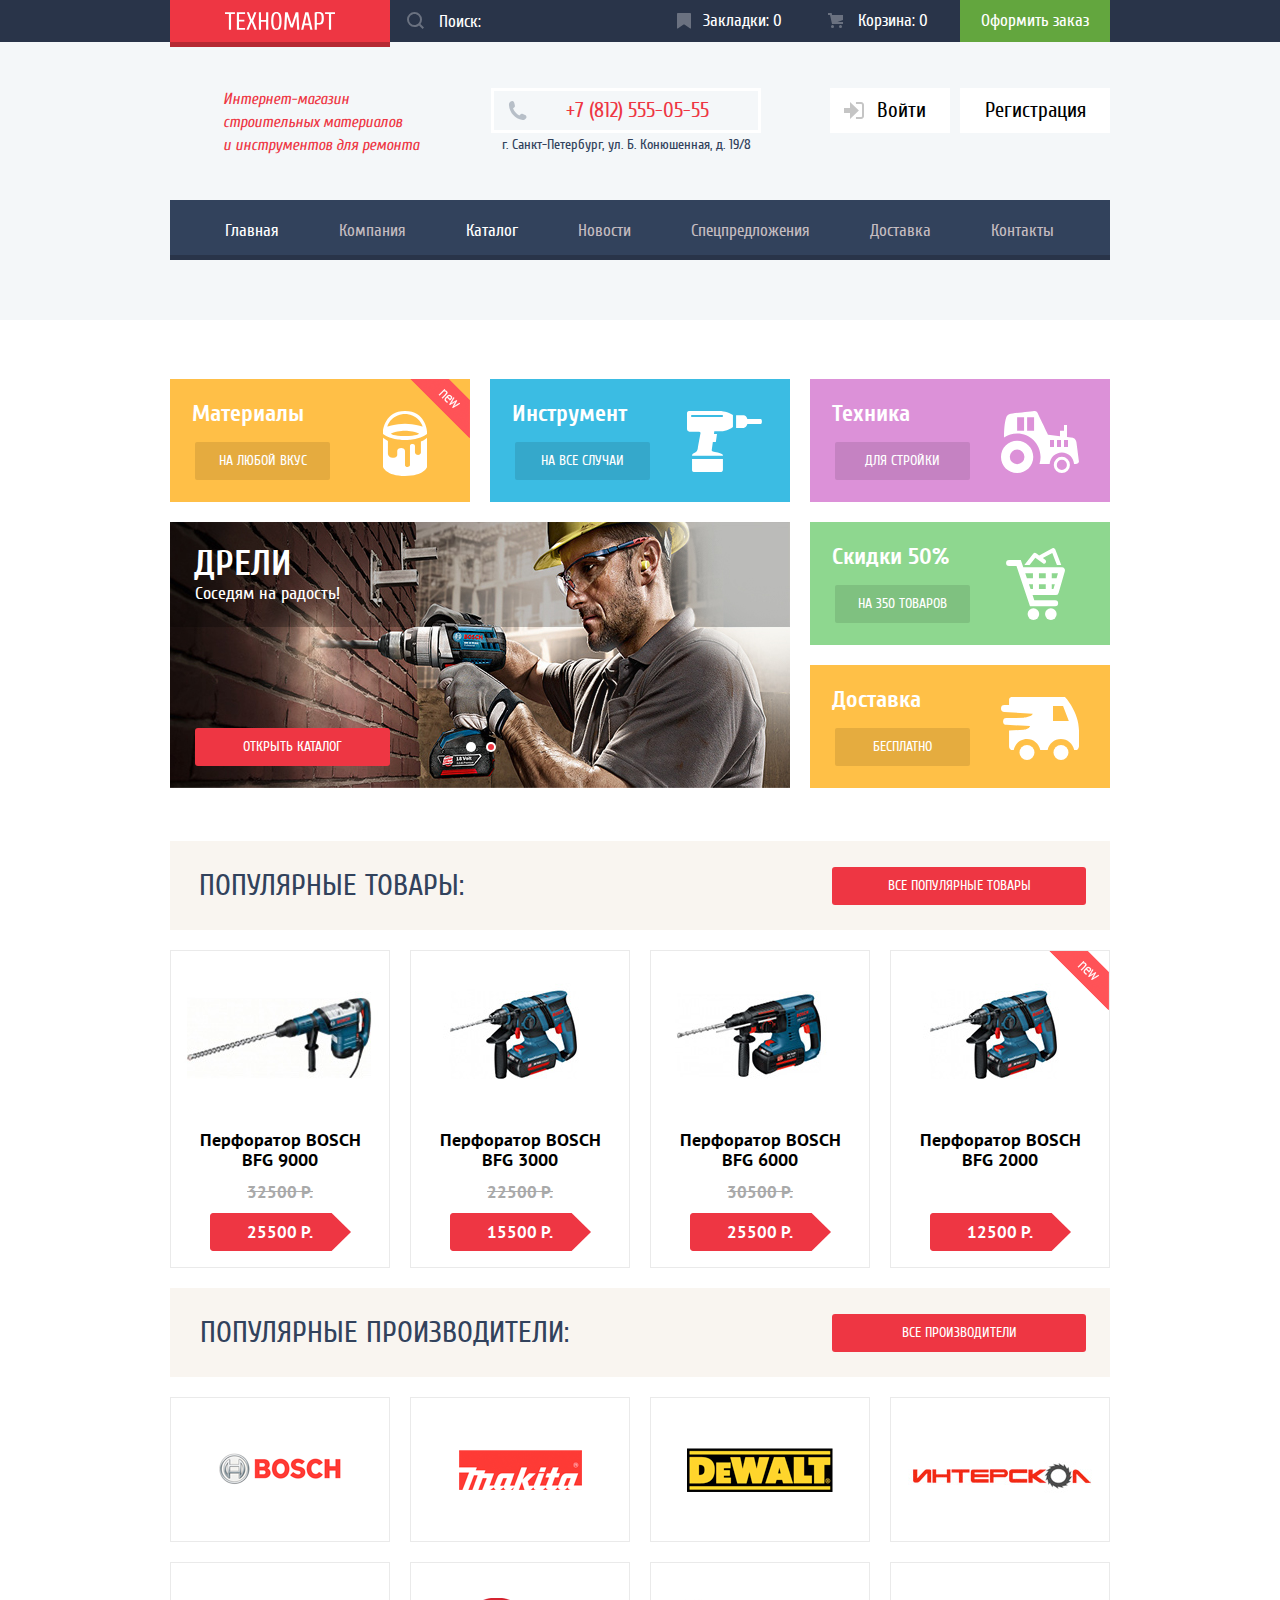
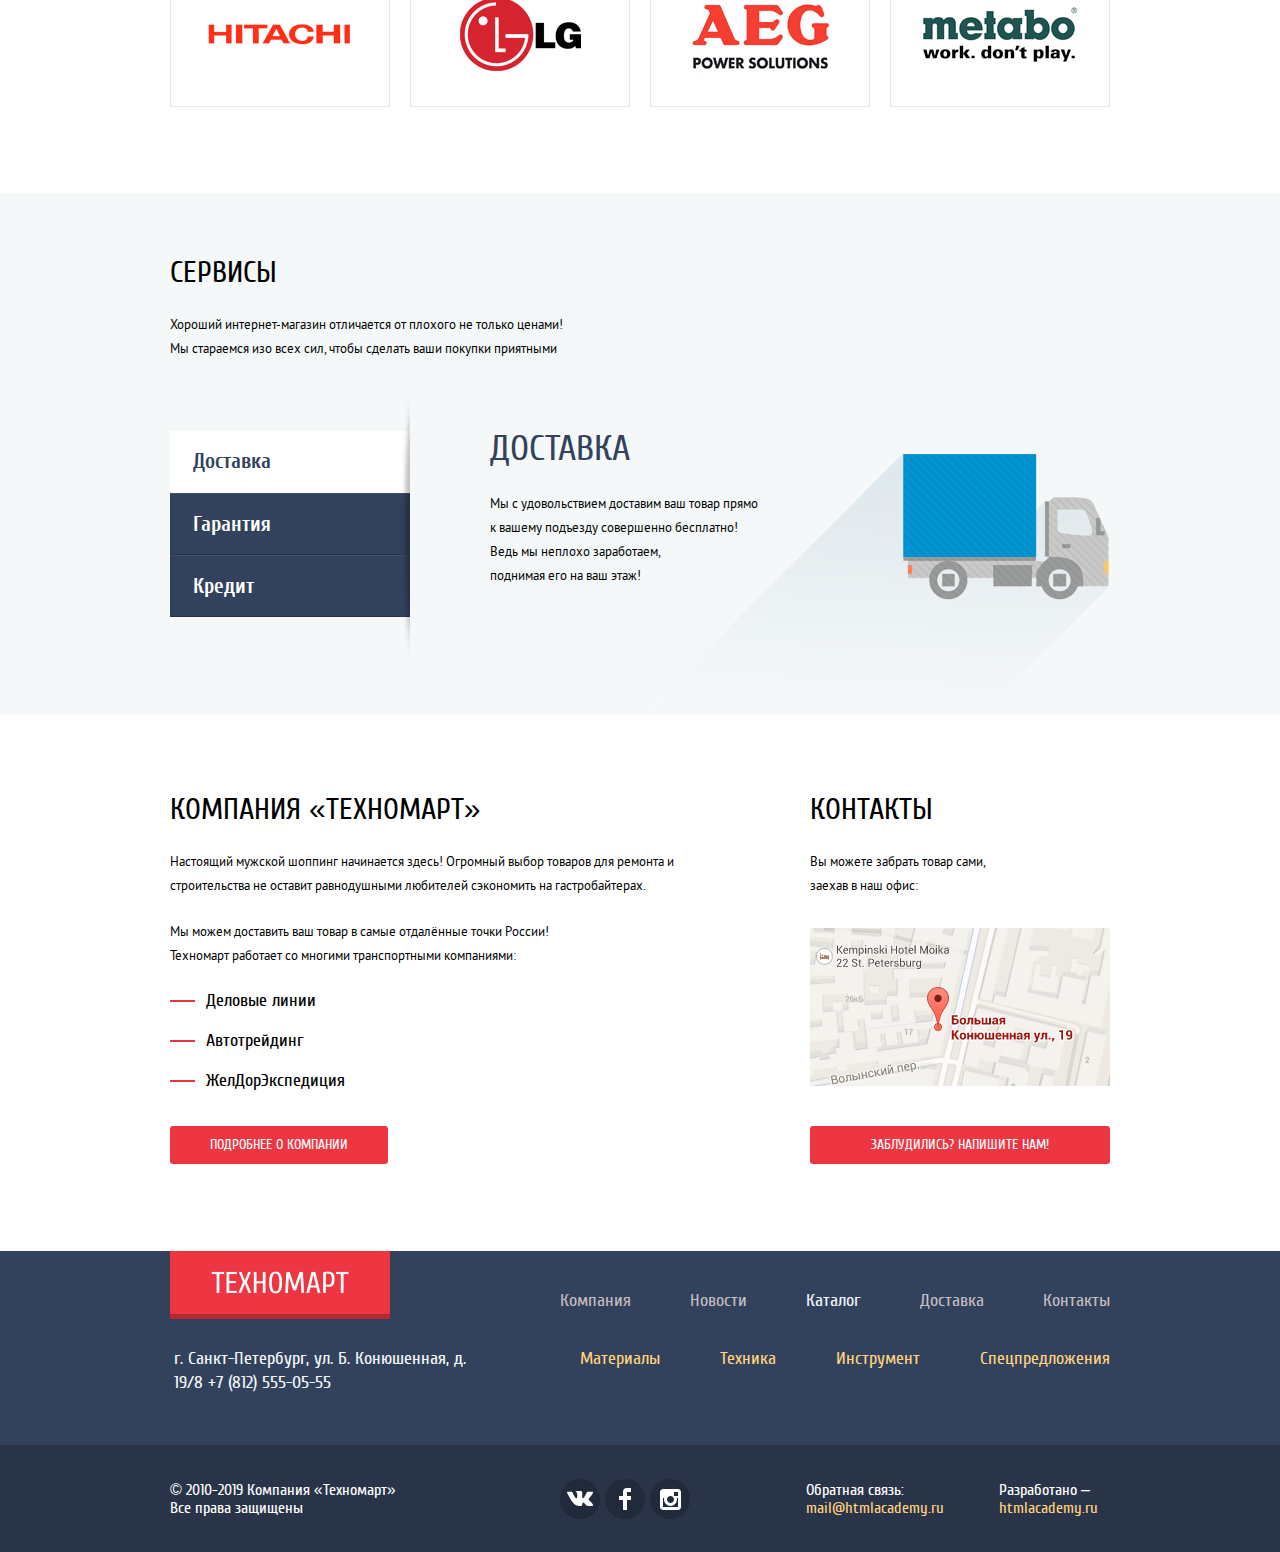
<file: index.html>
<!DOCTYPE html>
<html lang="ru" dir="ltr">

<head>
  <meta charset="utf-8">
  <title>HTML Academy: Техномарт</title>
  <link href="https://fonts.googleapis.com/css?family=Cuprum:400,400italic,700&subset=latin,cyrillic" rel="stylesheet" type="text/css">
  <link href="https://fonts.googleapis.com/css?family=PT+Sans:400,700&subset=latin,cyrillic" rel="stylesheet" type="text/css">
  <link rel="stylesheet" href="css/normalize.css">
  <link rel="stylesheet" href="css/min-style.css">
</head>

<!--last version 1907031032-->

<body>
  <header class="main-header">
    <div class="main-header__first-line">
      <div class="main-wrapper main-header__first-line-box">
        <a class="main-header__logo">
          <img class="visually-hidden" src="img/logo.png" alt="Техномарт" title="Техномарт" width="220" height="47">
          <img src="img/svg/logo-technomart.svg" alt="Техномарт" width="110" height="18">
        </a>
        <form class="main-header__search">
          <label class="visually-hidden" for="search">Поиск:</label>
          <input name="search" type="text" id="search" placeholder="Поиск:">
          <svg class="main-header__icon-search" xmlns="http://www.w3.org/2000/svg" width="17" height="17" viewBox="0 0 17 17"><path fill="#ffffff" d="M17 15.586l-3.542-3.542A7.465 7.465 0 0 0 15 7.5 7.5 7.5 0 1 0 7.5 15c1.71 0 3.282-.579 4.544-1.542L15.586 17 17 15.586zM2 7.5C2 4.467 4.467 2 7.5 2 10.532 2 13 4.467 13 7.5c0 3.032-2.468 5.5-5.5 5.5A5.506 5.506 0 0 1 2 7.5z"/></svg>
        </form>
        <a class="main-header__bookmarks" href="#">Закладки: 0</a>
        <a class="main-header__basket" href="#">Корзина: 0</a>
        <a class="main-header__btn main-header__btn-order" href="#">Оформить заказ</a>
      </div>
    </div>
    <div class="main-header__second-line">
      <div class="main-wrapper">
        <div class="main-header__second-line-first-floor-box">
          <h1 class="main-title">Интернет-магазин строительных материалов &nbsp; и инструментов для ремонта</h1>
          <address class="main-header__address">
            <a class="main-header__phone" href="tel:+78125550555">+7 (812) 555-05-55</a>
            <span class="street">г. Санкт-Петербург, ул. Б. Конюшенная, д. 19/8</span>
          </address>
          <ul class="main-header__user-navigation">
            <li>
              <a class="main-header__login-link" href="#">Войти</a>
            </li>
            <li>
              <a class="main-header__registration-link" href="#">Регистрация</a>
            </li>
          </ul>
        </div>
        <nav class="main-header__main-navigation">
          <ul class="main-header__site-navigation">
            <li>
              <a class="main-header__navigation-item">Главная</a>
            </li>
            <li>
              <a class="main-header__navigation-item disabled" href="#">Компания</a>
            </li>
            <li>
              <a class="main-header__navigation-item" href="catalog.html">Каталог</a>
            </li>
            <li>
              <a class="main-header__navigation-item disabled" href="#">Новости</a>
            </li>
            <li>
              <a class="main-header__navigation-item disabled" href="#">Спецпредложения</a>
            </li>
            <li>
              <a class="main-header__navigation-item disabled" href="#">Доставка</a>
            </li>
            <li>
              <a class="main-header__navigation-item disabled" href="#">Контакты</a>
            </li>
          </ul>
        </nav>
      </div>
    </div>
  </header>
  <main class="container">
    <div class="main-wrapper">
      <section class="promo">
        <h2 class="visually-hidden">Промо-блок</h2>
        <div class="promo__first-box">
          <div class="promo__item promo__item--new product-card--new promo__item--materials">
            <h3>Материалы</h3>
            <a class="promo__detail" href="#" title="Материалы">На любой вкус</a>
          </div>
          <div class="promo__item promo__item--instruments">
            <h3>Инструмент</h3>
            <a class="promo__detail" href="#" title="Инструмент">На все случаи</a>
          </div>
          <div class="promo__item promo__item--equipment">
            <h3>Техника</h3>
            <a class="promo__detail" href="#" title="Техника">Для стройки</a>
          </div>
        </div>
        <div class="promo__second-box">
          <div class="promo__slider">
            <input class="promo__pagination-item visually-hidden" type="radio" name="switch_slides_group" id="switch-slides-1" checked>
            <input class="promo__pagination-item visually-hidden" type="radio" name="switch_slides_group" id="switch-slides-2">
            <div class="promo__slider-list">
              <div class="promo__slider-item promo__slider-item--1">
                <a href="#" title="Дрели">
                  <h4>Дрели</h4>
                  <p>Соседям на радость!</p>
                </a>
              </div>
              <div class="promo__slider-item promo__slider-item--2">
                <a href="#" title="Перфораторы">
                  <h4>Перфораторы</h4>
                  <p>Настоящие мужские игрушки</p>
                </a>
              </div>
            </div>
            <div class="promo__check">
              <label class="promo__check-item" for="switch-slides-1" aria-label="Первый" title="Первый" tabindex="0">Первый</label>
              <label class="promo__check-item" for="switch-slides-2" aria-label="Второй" title="Второй" tabindex="0">Второй</label>
            </div>
            <!--
            <p class="promo__arrows">
              <button class="promo__arrow promo__arrow-left" type="button"></button>
              <button class="promo__arrow promo__arrow-right" type="button"></button>
            </p>
            -->
            <a class="btn btn-solo promo__btn" href="catalog.html">Открыть каталог</a>
          </div>
          <div class="promo__third-box">
            <div class="promo__item promo__item--discounts">
              <h3>Скидки 50%</h3>
              <a class="promo__detail" href="#" title="Скидки">На 350 товаров</a>
            </div>
            <div class="promo__item promo__item--delivery">
              <h3>Доставка</h3>
              <a class="promo__detail" href="#" title="Доставка">Бесплатно</a>
            </div>
          </div>
        </div>
      </section>
      <section class="popular-products">
        <div class="popular-products__first-box">
          <h2>Популярные товары:</h2>
          <a class="btn btn-solo popular-products__btn" href="#">Все популярные товары</a>
        </div>
        <ul class="popular-products__list">
          <li class="product-card">
            <div class="product-card__interactive">
              <a class="btn catalog-btn catalog-buy-btn" href="buy-item.html">Купить</a>
              <a class="btn catalog-btn catalog-bookmarks-btn" href="#">В закладки</a>
            </div>
            <img class="product-card__image" src="img/Perforator_1.jpg" alt="Перфоратор BOSCH BFG 9000" title="Перфоратор BOSCH BFG 9000" width="218" height="170">
            <a href="#">
              <h3 class="product-card__title">Перфоратор BOSCH BFG 9000</h3>
            </a>
            <div class="product-card__old-price"><del>32500 Р.</del></div>
            <div class="product-card__new-price">25500 Р.</div>
          </li>
          <li class="product-card">
            <div class="product-card__interactive">
              <a class="btn catalog-btn catalog-buy-btn" href="buy-item.html">Купить</a>
              <a class="btn catalog-btn catalog-bookmarks-btn" href="#">В закладки</a>
            </div>
            <img class="product-card__image" src="img/Perforator_2.jpg" alt="Перфоратор BOSCH BFG 3000" title="Перфоратор BOSCH BFG 3000" width="218" height="170">
            <a href="#">
              <h3 class="product-card__title">Перфоратор BOSCH BFG 3000</h3>
            </a>
            <div class="product-card__old-price"><del>22500 Р.</del></div>
            <div class="product-card__new-price">15500 Р.</div>
          </li>
          <li class="product-card">
            <div class="product-card__interactive">
              <a class="btn catalog-btn catalog-buy-btn" href="buy-item.html">Купить</a>
              <a class="btn catalog-btn catalog-bookmarks-btn" href="#">В закладки</a>
            </div>
            <img class="product-card__image" src="img/Perforator_3.jpg" alt="Перфоратор BOSCH BFG 6000" title="Перфоратор BOSCH BFG 6000" width="218" height="170">
            <a href="#">
              <h3 class="product-card__title">Перфоратор BOSCH BFG 6000</h3>
            </a>
            <div class="product-card__old-price"><del>30500 Р.</del></div>
            <div class="product-card__new-price">25500 Р.</div>
          </li>
          <li class="product-card product-card--new">
            <div class="product-card__interactive">
              <a class="btn catalog-btn catalog-buy-btn" href="buy-item.html">Купить</a>
              <a class="btn catalog-btn catalog-bookmarks-btn" href="#">В закладки</a>
            </div>
            <img class="product-card__image" src="img/Perforator_2.jpg" alt="Перфоратор BOSCH BFG 2000" title="Перфоратор BOSCH BFG 2000" width="218" height="170">
            <a href="#">
              <h3 class="product-card__title">Перфоратор BOSCH BFG 2000</h3>
            </a>
            <div class="product-card__old-price product-card__old-price--none"><del>Старая цена</del></div>
            <div class="product-card__new-price">12500 Р.</div>
          </li>
        </ul>
      </section>
      <section class="popular-brands">
        <div class="popular-brands__first-box">
          <h2>Популярные производители:</h2>
          <a class="btn btn-solo popular-brands__btn" href="#">Все производители</a>
        </div>
        <div class="popular-brands__item-list">
          <a class="popular-brands__item-card" href="#bosch">
            <img src="img/bosch.png" alt="BOSCH" title="BOSCH" width="126" height="37">
          </a>
          <a class="popular-brands__item-card" href="#makita">
            <img src="img/Makita.png" alt="Makita" title="Makita" width="123" height="40">
          </a>
          <a class="popular-brands__item-card" href="#dewalt">
            <img src="img/DeWALT.png" alt="DeWALT" title="DeWALT" width="146" height="44">
          </a>
          <a class="popular-brands__item-card" href="#interscol">
            <img src="img/Interscol.png" alt="ИНТЕРСКОЛ" title="ИНТЕРСКОЛ" width="200" height="88">
          </a>
          <a class="popular-brands__item-card" href="#hitachi">
            <img src="img/Hitachi.png" alt="HITACHI" title="HITACHI" width="169" height="31">
          </a>
          <a class="popular-brands__item-card" href="#lg">
            <img src="img/LG.png" alt="LG" title="LG" width="121" height="73">
          </a>
          <a class="popular-brands__item-card" href="#aeg">
            <img src="img/AEG.png" alt="AEG" title="AEG" width="151" height="96">
          </a>
          <a  class="popular-brands__item-card" href="#metabo">
            <img src="img/Metabo.png" alt="Metabo" title="Metabo" width="204" height="69">
          </a>
        </div>
      </section>
    </div>
    <section class="services">
      <div class="main-wrapper">
        <header class="services__header">
          <h2>Сервисы</h2>
          <p>
          Хороший интернет-магазин отличается от плохого не только ценами!
          Мы стараемся изо всех сил, чтобы сделать ваши покупки приятными
          </p>
        </header>
        <div class="services__slider">
          <input class="visually-hidden" type="radio" id="service-item-1" name="services-group" checked>
          <input class="visually-hidden" type="radio" id="service-item-2" name="services-group">
          <input class="visually-hidden" type="radio" id="service-item-3" name="services-group">
          <ul class="services__selection">
            <li>
              <label class="services__item" for="service-item-1">Доставка</label>
            </li>
            <li>
              <label class="services__item" for="service-item-2">Гарантия</label>
            </li>
            <li>
              <label class="services__item" for="service-item-3">Кредит</label>
            </li>
          </ul>
          <div class="services__slide services__slide--delivery">
            <h3>Доставка</h3>
            <p>Мы с удовольствием доставим ваш товар прямо <br> к вашему подъезду совершенно бесплатно!
            Ведь мы неплохо заработаем, <br> поднимая его на ваш этаж!</p>
            <div class="services__image services__image--delivery"></div>
          </div>
          <div class="services__slide services__slide--warranty">
            <h3>Гарантия</h3>
            <p>
            Если купленный у нас товар поломается или заискрит, <br> а также в случае пожара, спровоцированного его возгаранием, вы всегда можете быть уверены в нашей гарантии. Мы обменяем сгоревший товар на новый. <br> Дом уж восстановите как-нибудь сами.
            </p>
            <div class="services__image services__image--warranty"></div>
          </div>
          <div class="services__slide services__slide--credit">
            <h3>Кредит</h3>
            <p>Залезть в долговую яму стало проще!<br>
            Кредитные консультанты придут вам на помощь.</p>
            <div class="services__image services__image--credit"></div>
            <a class="btn btn-solo credit-btn" href="#">Отправить заявку</a>
          </div>
        </div>
      </div>
    </section>
    <div class="main-wrapper">
      <div class="about-box">
        <section class="about">
          <header class="about__header">
            <h2>Компания «Техномарт»</h2>
            <p>
            Настоящий мужской шоппинг начинается здесь! Огромный выбор товаров для ремонта и строительства не оставит равнодушными любителей сэкономить на гастробайтерах.
            </p>
          </header>
          <p>
          Мы можем доставить ваш товар в самые отдалённые точки России!
          Техномарт работает со многими транспортными компаниями:
          </p>
          <ul class="about__list">
            <li>Деловые линии</li>
            <li>Автотрейдинг</li>
            <li>ЖелДорЭкспедиция</li>
          </ul>
          <a class="btn btn-solo about__btn" href="#">Подробнее о компании</a>
        </section>
        <section class="contacts">
          <h2>Контакты</h2>
          <p>Вы можете забрать товар сами, заехав в наш офис:</p>
          <a class="contacts__map-little" href="#">
            <img src="img/map-little.png" alt="Большая Конюшенная ул., 19" title="Смотреть офиc на карте" width="300" height="158">
          </a>
          <a class="btn btn-solo contacts__btn" href="question-form.html">Заблудились? Напишите нам!</a>
        </section>
      </div>
    </div>
  </main>
  <footer class="main-footer">
    <div class="main-footer__first-line">
      <div class="main-wrapper">
        <div class="main-footer__first-box">
          <a class="main-footer__logo">
            <img src="img/logo-footer.png" alt="Техномарт" title="Техномарт" width="220" height="68">
          </a>
          <ul class="main-footer__navigation">
            <li>
              <a class="main-footer__navigation-item disabled" href="#">Компания</a>
            </li>
            <li>
              <a class="main-footer__navigation-item disabled" href="#">Новости</a>
            </li>
            <li>
              <a class="main-footer__navigation-item" href="catalog.html">Каталог</a>
            </li>
            <li>
              <a class="main-footer__navigation-item disabled" href="#">Доставка</a>
            </li>
            <li>
              <a class="main-footer__navigation-item disabled" href="#">Контакты</a>
            </li>
          </ul>
        </div>
        <div class="main-footer__second-box">
          <address class="main-footer__address">
            г. Санкт-Петербург, ул. Б. Конюшенная, д. 19/8
            <a class="main-footer__phone" href="tel:+78125550555">+7 (812) 555-05-55</a>
          </address>
          <ul class="main-footer__catalog">
            <li>
              <a class="main-footer__catalog-item" href="#">Материалы</a>
            </li>
            <li>
              <a class="main-footer__catalog-item" href="#">Техника</a>
            </li>
            <li>
              <a class="main-footer__catalog-item" href="#">Инструмент</a>
            </li>
            <li>
              <a class="main-footer__catalog-item" href="#">Спецпредложения</a>
            </li>
          </ul>
        </div>
      </div>
    </div>
    <div class="main-footer__second-line">
      <div class="main-wrapper">
        <div class="main-footer__third-box">
          <p class="main-footer__copyright">
            &copy; 2010-2019 Компания «Техномарт»
            Все права защищены
          </p>
          <div class="main-footer__social">
            <span class="visually-hidden">Мы в социальных сетях:</span>
              <ul class="main-footer__social-list">
                <li>
                  <a class="social-btn social-btn--vk-btn" href="#" title="Вконтакте">
                    <span class="visually-hidden">Вконтакте</span>
                  </a>
                </li>
                <li>
                  <a class="social-btn social-bt--fb-btn" href="#" title="Фейсбук">
                    <span class="visually-hidden">Фейсбук</span>
                  </a>
                </li>
                <li>
                  <a class="social-btn social-btn--in-btn" href="#" title="Инстаграм">
                    <span class="visually-hidden">Инстаграм</span>
                  </a>
                </li>
              </ul>
          </div>
          <p class="main-footer__feedback">
            Обратная связь:
            <a href="mailto:mail@htmlacademy.ru">mail@htmlacademy.ru</a>
          </p>
          <p class="main-footer__developer">
            Разработано &ndash;
            <a href="https://htmlacademy.ru/intensive/htmlcss">htmlacademy.ru</a>
          </p>
        </div>
      </div>
    </div>
  </footer>
  <div class="modal modal--map">
    <button class="modal-close" type="button">
      <svg width="21" height="21">
        <line x1="0" y1="0" x2="21" y2="21" stroke="#ee3643" stroke-width="4" />
        <line x1="0" y1="21" x2="21" y2="00" stroke="#ee3643" stroke-width="4" />
      </svg>
    </button>
    <div class="modal__inner">
      <iframe class="map-big--main" src="https://www.google.com/maps/embed?pb=!1m18!1m12!1m3!1d1998.603625300312!2d30.32085871615871!3d59.93871916905415!2m3!1f0!2f0!3f0!3m2!1i1024!2i768!4f13.1!3m3!1m2!1s0x4696310fca145cc1%3A0x42b32648d8238007!2z0JHQvtC70YzRiNCw0Y8g0JrQvtC90Y7RiNC10L3QvdCw0Y8g0YPQuy4sIDE5LzgsINCh0LDQvdC60YIt0J_QtdGC0LXRgNCx0YPRgNCzLCAxOTExODY!5e0!3m2!1sru!2sru!4v1561383359847!5m2!1sru!2sru" width="940" height="446" style="border:0" allowfullscreen></iframe>
      <!--<img src="img/map-big.png" alt="г. Санкт-Петербург, ул. Б. Конюшенная, д. 19/8" width="940" height="446">-->
    </div>
  </div>
  <div class="modal modal--write-us">
    <div class="modal__inner">
      <form class="write-us__form" id="write-us" action="https://echo.htmlacademy.ru" method="post">
        <div class="write-us__letter-wrapper">
          <div class="write-us__user-info">
            <p class="write-us__item--name">
              <label>
                Ваше имя:
                <input class="write-us__input-name" name="name" type="text" placeholder="Имя Фамилия">
              </label>
            </p>
            <p class="write-us__item--mail">
              <label>
                Ваш e-mail:
                <input class="write-us__input-mail" name="mail" type="email" placeholder="email@example.com">
              </label>
            </p>
          </div>
          <p class="write-us__item--letter">
            <label>
              Текст письма:
              <textarea class="write-us__input-letter" name="letter" placeholder="В свободной форме"></textarea>
            </label>
          </p>
        </div>
        <button class="btn btn-solo write-us-btn" type="submit" form="write-us">Отправить</button>
      </form>
    </div>
    <button class="modal-close" type="button">
      <svg width="21" height="21">
        <line x1="0" y1="0" x2="21" y2="21" stroke="#ee3643" stroke-width="4" />
        <line x1="0" y1="21" x2="21" y2="00" stroke="#ee3643" stroke-width="4" />
      </svg>
    </button>
  </div>
  <div class="modal modal--add-cart">
    <div class="modal__inner">
      <div class="modal--add-cart__first-floor">
        Товар добавлен в корзину!
      </div>
      <div class="modal--add-cart__second-floor">
        <a class="btn btn-solo" href="#">Оформить заказ</a>
        <a class="btn btn-next-buy" href="#">Продолжить покупки</a>
      </div>
    </div>
    <button class="modal-close" type="button">
      <svg width="21" height="21">
        <line x1="0" y1="0" x2="21" y2="21" stroke="#ee3643" stroke-width="4" />
        <line x1="0" y1="21" x2="21" y2="00" stroke="#ee3643" stroke-width="4" />
      </svg>
    </button>
  </div>
  <script src="js/min-script.js"></script>
</body>
</html>
</file>
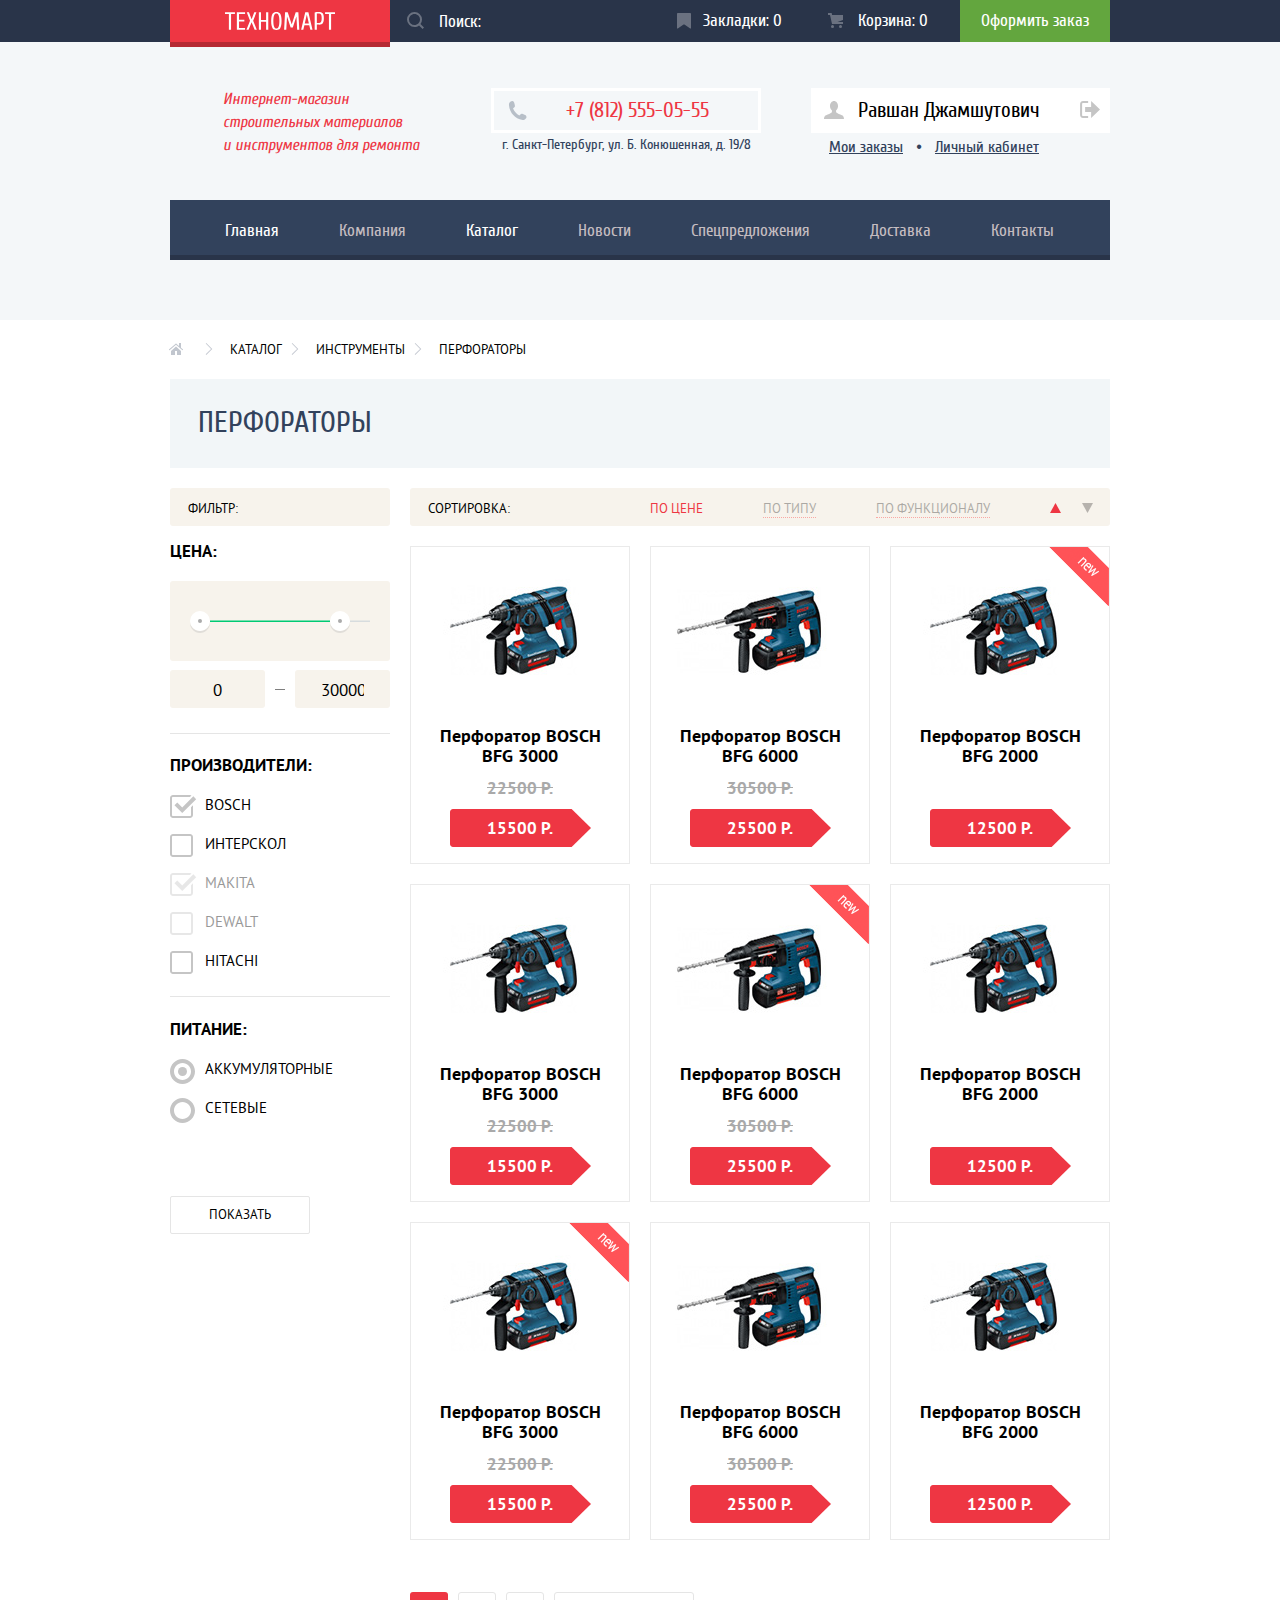
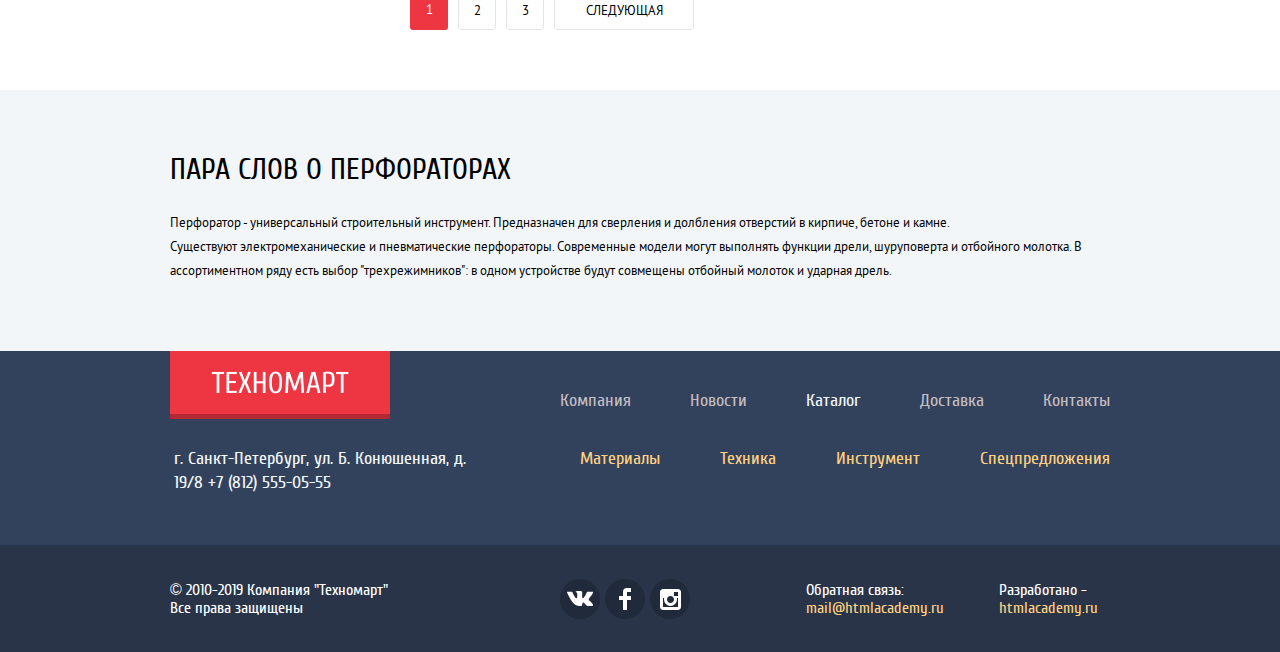
<file: catalog.html>
<!DOCTYPE html>
<html lang="ru" dir="ltr">

<head>
  <meta charset="utf-8">
  <title>HTML Academy: Техномарт - каталог</title>
  <link href="https://fonts.googleapis.com/css?family=Cuprum:400,400italic,700&subset=latin,cyrillic" rel="stylesheet" type="text/css">
  <link href="https://fonts.googleapis.com/css?family=PT+Sans:400,700&subset=latin,cyrillic" rel="stylesheet" type="text/css">
  <link rel="stylesheet" href="css/normalize.css">
  <link rel="stylesheet" href="css/min-style.css">
</head>

<body>
  <header class="main-header">
    <div class="main-header__first-line">
      <div class="main-wrapper main-header__first-line-box">
        <a class="main-header__logo" href="index.html">
          <img class="visually-hidden" src="img/logo.png" alt="Техномарт" title="Техномарт" width="220" height="47">
          <img src="img/svg/logo-technomart.svg" alt="Техномарт" width="110" height="18">
        </a>
        <form class="main-header__search">
          <label class="visually-hidden" for="search">Поиск:</label>
          <input name="search" type="text" id="search" placeholder="Поиск:">
          <svg class="main-header__icon-search" xmlns="http://www.w3.org/2000/svg" width="17" height="17" viewBox="0 0 17 17">
            <path fill="#ffffff" d="M17 15.586l-3.542-3.542A7.465 7.465 0 0 0 15 7.5 7.5 7.5 0 1 0 7.5 15c1.71 0 3.282-.579 4.544-1.542L15.586 17 17 15.586zM2 7.5C2 4.467 4.467 2 7.5 2 10.532 2 13 4.467 13 7.5c0 3.032-2.468 5.5-5.5 5.5A5.506 5.506 0 0 1 2 7.5z"/>
          </svg>
        </form>
        <a class="main-header__bookmarks" href="#">Закладки: 0</a>
        <a class="main-header__basket" href="#">Корзина: 0</a>
        <a class="main-header__btn main-header__btn-order" href="#">Оформить заказ</a>
      </div>
    </div>
    <div class="main-header__second-line">
      <div class="main-wrapper">
        <div class="main-header__second-line-first-floor-box">
          <h1 class="main-title">Интернет-магазин строительных материалов &nbsp; и инструментов для ремонта</h1>
          <address class="main-header__address">
            <a class="main-header__phone" href="tel:+78125550555">+7 (812) 555-05-55</a>
            <span class="street">г. Санкт-Петербург, ул. Б. Конюшенная, д. 19/8</span>
          </address>
          <ul class="main-header__user-navigation--login-on">
            <li>
              <a class="main-header__user-profile" href="user-profile.html" title="Профиль пользователя">Равшан Джамшутович</a>
              <a class="main-header__logout-link" href="deauthorization.html" title="Выход"></a>
            </li>
            <li class="main-header__user-options">
              <a class="main-header__my-order-link" href="#">Мои заказы</a>
              &bull;
              <a class="main-header__personal-link" href="#">Личный кабинет</a>
            </li>
          </ul>
        </div>
        <nav class="main-header__main-navigation">
          <ul class="main-header__site-navigation">
            <li>
              <a class="main-header__navigation-item" href="index.html">Главная</a>
            </li>
            <li>
              <a class="main-header__navigation-item disabled" href="#">Компания</a>
            </li>
            <li>
              <a class="main-header__navigation-item">Каталог</a>
            </li>
            <li>
              <a class="main-header__navigation-item disabled" href="#">Новости</a>
            </li>
            <li>
              <a class="main-header__navigation-item disabled" href="#">Спецпредложения</a>
            </li>
            <li>
              <a class="main-header__navigation-item disabled" href="#">Доставка</a>
            </li>
            <li>
              <a class="main-header__navigation-item disabled" href="#">Контакты</a>
            </li>
          </ul>
        </nav>
      </div>
    </div>
  </header>
  <main class="container">
    <div class="main-wrapper">
      <ul class="breadcrumbs">
        <li class="breadcrumbs__item">
          <a class="icon-home" href="index.html"><span class="visually-hidden">Главная</span></a>
        </li>
        <li class="breadcrumbs__item">
          <a href="catalog.html">Каталог</a>
        </li>
        <li class="breadcrumbs__item">
          <a href="instruments.html">Инструменты</a>
        </li>
        <li class="breadcrumbs__item">
          <a class="breadcrumbs--current">Перфораторы</a>
        </li>
      </ul>
      <h2 class="page-section__title">Перфораторы</h2>
      <div class="option-wrapper">
        <div class="option-wrapper__left">
          <section class="filters">
            <h3 class="filters__title">Фильтр:</h3>
            <form action="https://echo.htmlacademy.ru" method="post">
              <fieldset class="filters__price">
                <legend>Цена:</legend>
                <div class="range__box">
                  <div class="range__regulator range__regulator--left"></div>
                  <div class="range__regulator range__regulator--right"></div>
                  <div class="range__line range__line--green">
                    <svg width="120" height="3">
                      <line x1="0" y1="3" x2="120" y2="3" stroke="#00ca74" stroke-width="3" />
                    </svg>
                  </div>
                  <div class="range__line range__line--gray">
                    <svg width="20" height="3">
                      <line x1="0" y1="3" x2="20" y2="3" stroke="#d7dcde" stroke-width="3" />
                    </svg>
                  </div>
                </div>
                <div class="filters__price-input">
                  <div class="filters__select-price-box">
                    <label>
                      <span class="visually-hidden">Минимальная цена</span>
                      <input type="text" name="min-price" value="0">
                    </label>
                  </div>
                  <svg class="filters__price-input-diapason" width="10" height="1">
                    <line x1="0" y1="0" x2="10" y2="0" stroke="black" stroke-width="1" />
                  </svg>
                  <div class="filters__select-price-box">
                    <label>
                      <span class="visually-hidden">Максимальная цена</span>
                      <input type="text" name="max-price" value="30000">
                    </label>
                  </div>
                </div>
              </fieldset>
              <fieldset class="filters__manufacturers">
                <legend>Производители:</legend>
                <ul class="filters__manufacturers-list">
                  <li class="filters__manufacturers-item">
                    <label class="filters__manufacturers-label">
                      <input class="filters__manufacturers-input visually-hidden" type="checkbox" name="BOSCH" checked>
                      <span class="filters__manufacturers-checkbox"></span>
                      <span class="filters__manufacturers-brand">BOSCH</span>
                    </label>
                  </li>
                  <li class="filters__manufacturers-item">
                    <label class="filters__manufacturers-label">
                      <input class="filters__manufacturers-input visually-hidden" type="checkbox" name="ИНТЕРСКОЛ">
                      <span class="filters__manufacturers-checkbox"></span>
                      <span class="filters__manufacturers-brand">ИНТЕРСКОЛ</span>
                    </label>
                  </li>
                  <li class="filters__manufacturers-item">
                    <label class="filters__manufacturers-label">
                      <input class="filters__manufacturers-input visually-hidden" type="checkbox" name="Makita" checked disabled>
                      <span class="filters__manufacturers-checkbox"></span>
                      <span class="filters__manufacturers-brand">Makita</span>
                    </label>
                  </li>
                  <li class="filters__manufacturers-item">
                    <label class="filters__manufacturers-label">
                      <input class="filters__manufacturers-input visually-hidden" type="checkbox" name="DeWALT" disabled>
                      <span class="filters__manufacturers-checkbox"></span>
                      <span class="filters__manufacturers-brand">DeWALT</span>
                    </label>
                  </li>
                  <li class="filters__manufacturers-item">
                    <label class="filters__manufacturers-label">
                      <input class="filters__manufacturers-input visually-hidden" type="checkbox" name="HITACHI">
                      <span class="filters__manufacturers-checkbox"></span>
                      <span class="filters__manufacturers-brand">HITACHI</span>
                    </label>
                  </li>
                </ul>
              </fieldset>
              <fieldset class="filters__power">
                <legend>Питание:</legend>
                <ul class="filters__power-list">
                  <li class="filters__power-item">
                    <label class="filters__power-label">
                      <input class="filters__power-input visually-hidden" type="radio" name="power" value="Аккумуляторные" checked>
                      <span class="filters__power-radio"></span>
                      <span class="filters__power-brand">Аккумуляторные</span>
                    </label>
                  </li>
                  <li class="filters__power-item">
                    <label class="filters__power-label">
                      <input class="filters__power-input visually-hidden" type="radio" name="power" value="Сетевые">
                      <span class="filters__power-radio"></span>
                      <span class="filters__power-brand">Сетевые</span>
                    </label>
                  </li>
                </ul>
              </fieldset>
            <button class="filters__submit" type="submit">Показать</button>
            </form>
          </section>
        </div>
        <div class="option-wrapper__right">
          <section class="catalog">
            <h3 class="visually-hidden">Перфораторы</h3>
            <div class="sort-box">
              <h4 class="sort-box__title">Сортировка:</h4>
              <ul class="sort-box__list">
                <li>
                  <a class="sort-item sort-item--current by-price" href="#by-price">По цене</a>
                </li>
                <li>
                  <a class="sort-item by-type" href="#by-type">По типу</a>
                </li>
                <li>
                  <a class="sort-item by-functional" href="#by-functional">По функционалу</a>
                </li>
              </ul>
              <ul class="sort-box__list">
                <li>
                  <a class="sort-arrow sort-arrow--ascending sort-arrow--current" href="#ascending"><span class="visually-hidden">По возрастанию</span></a>
                </li>
                <li>
                  <a class="sort-arrow sort-arrow--descending" href="#descending"><span class="visually-hidden">По убыванию</span></a>
                </li>
              </ul>
            </div>
            <ul class="catalog__list">
              <li class="product-card">
                <div class="product-card__interactive">
                  <a class="btn catalog-btn catalog-buy-btn" href="buy-item.html">Купить</a>
                  <a class="btn catalog-btn catalog-bookmarks-btn" href="#">В закладки</a>
                </div>
                <img class="product-card__image" src="img/Perforator_2.jpg" alt="Перфоратор BOSCH BFG 3000" title="Перфоратор BOSCH BFG 3000" width="218" height="170">
                <a href="#">
                  <h4 class="product-card__title">Перфоратор BOSCH BFG 3000</h4>
                </a>
                <div class="product-card__old-price"><del>22500 Р.</del></div>
                <div class="product-card__new-price">15500 Р.</div>
              </li>
              <li class="product-card">
                <div class="product-card__interactive">
                  <a class="btn catalog-btn catalog-buy-btn" href="buy-item.html">Купить</a>
                  <a class="btn catalog-btn catalog-bookmarks-btn" href="#">В закладки</a>
                </div>
                <img class="product-card__image" src="img/Perforator_3.jpg" alt="Перфоратор BOSCH BFG 6000" title="Перфоратор BOSCH BFG 6000" width="218" height="170">
                <a href="#">
                  <h4 class="product-card__title">Перфоратор BOSCH BFG 6000</h4>
                </a>
                <div class="product-card__old-price"><del>30500 Р.</del></div>
                <div class="product-card__new-price">25500 Р.</div>
              </li>
              <li class="product-card product-card--new">
                <div class="product-card__interactive">
                  <a class="btn catalog-btn catalog-buy-btn" href="buy-item.html">Купить</a>
                  <a class="btn catalog-btn catalog-bookmarks-btn" href="#">В закладки</a>
                </div>
                <img class="product-card__image" src="img/Perforator_2.jpg" alt="Перфоратор BOSCH BFG 2000" title="Перфоратор BOSCH BFG 2000" width="218" height="170">
                <a href="#">
                  <h4 class="product-card__title">Перфоратор BOSCH BFG 2000</h4>
                </a>
                <div class="product-card__old-price product-card__old-price--none"><del>Старая цена</del></div>
                <div class="product-card__new-price">12500 Р.</div>
              </li>
              <li class="product-card">
                <div class="product-card__interactive">
                  <a class="btn catalog-btn catalog-buy-btn" href="buy-item.html">Купить</a>
                  <a class="btn catalog-btn catalog-bookmarks-btn" href="#">В закладки</a>
                </div>
                <img class="product-card__image" src="img/Perforator_2.jpg" alt="Перфоратор BOSCH BFG 2000" title="Перфоратор BOSCH BFG 2000" width="218" height="170">
                <a href="#">
                  <h4 class="product-card__title">Перфоратор BOSCH BFG 3000</h4>
                </a>
                <div class="product-card__old-price"><del>22500 Р.</del></div>
                <div class="product-card__new-price">15500 Р.</div>
              </li>
              <li class="product-card product-card--new">
                <div class="product-card__interactive">
                  <a class="btn catalog-btn catalog-buy-btn" href="buy-item.html">Купить</a>
                  <a class="btn catalog-btn catalog-bookmarks-btn" href="#">В закладки</a>
                </div>
                <img class="product-card__image" src="img/Perforator_3.jpg" alt="Перфоратор BOSCH BFG 6000" title="Перфоратор BOSCH BFG 6000" width="218" height="170">
                <a href="#">
                  <h4 class="product-card__title">Перфоратор BOSCH BFG 6000</h4>
                </a>
                <div class="product-card__old-price"><del>30500 Р.</del></div>
                <div class="product-card__new-price">25500 Р.</div>
              </li>
              <li class="product-card">
                <div class="product-card__interactive">
                  <a class="btn catalog-btn catalog-buy-btn" href="buy-item.html">Купить</a>
                  <a class="btn catalog-btn catalog-bookmarks-btn" href="#">В закладки</a>
                </div>
                <img class="product-card__image" src="img/Perforator_2.jpg" alt="Перфоратор BOSCH BFG 2000" title="Перфоратор BOSCH BFG 2000" width="218" height="170">
                <a href="#">
                  <h4 class="product-card__title">Перфоратор BOSCH BFG 2000</h4>
                </a>
                <div class="product-card__old-price product-card__old-price--none"><del>Старая цена</del></div>
                <div class="product-card__new-price">12500 Р.</div>
              </li>
              <li class="product-card product-card--new">
                <div class="product-card__interactive">
                  <a class="btn catalog-btn catalog-buy-btn" href="buy-item.html">Купить</a>
                  <a class="btn catalog-btn catalog-bookmarks-btn" href="#">В закладки</a>
                </div>
                <img class="product-card__image" src="img/Perforator_2.jpg" alt="Перфоратор BOSCH BFG 3000" title="Перфоратор BOSCH BFG 3000" width="218" height="170">
                <a href="#">
                  <h4 class="product-card__title">Перфоратор BOSCH BFG 3000</h4>
                </a>
                <div class="product-card__old-price"><del>22500 Р.</del></div>
                <div class="product-card__new-price">15500 Р.</div>
              </li>
              <li class="product-card">
                <div class="product-card__interactive">
                  <a class="btn catalog-btn catalog-buy-btn" href="buy-item.html">Купить</a>
                  <a class="btn catalog-btn catalog-bookmarks-btn" href="#">В закладки</a>
                </div>
                <img class="product-card__image" src="img/Perforator_3.jpg" alt="Перфоратор BOSCH BFG 6000" title="Перфоратор BOSCH BFG 6000" width="218" height="170">
                <a href="#">
                  <h4 class="product-card__title">Перфоратор BOSCH BFG 6000</h4>
                </a>
                <div class="product-card__old-price"><del>30500 Р.</del></div>
                <div class="product-card__new-price">25500 Р.</div>
              </li>
              <li class="product-card">
                <div class="product-card__interactive">
                  <a class="btn catalog-btn catalog-buy-btn" href="buy-item.html">Купить</a>
                  <a class="btn catalog-btn catalog-bookmarks-btn" href="#">В закладки</a>
                </div>
                <img class="product-card__image" src="img/Perforator_2.jpg" alt="Перфоратор BOSCH BFG 2000" title="Перфоратор BOSCH BFG 2000" width="218" height="170">
                <a href="#">
                  <h4 class="product-card__title">Перфоратор BOSCH BFG 2000</h4>
                </a>
                <div class="product-card__old-price product-card__old-price--none"><del>Старая цена</del></div>
                <div class="product-card__new-price">12500 Р.</div>
              </li>
            </ul>
            <ul class="catalog__pagination-list">
              <li>
                <a class="catalog__pagination-item catalog__pagination-item--current">1</a>
              </li>
              <li>
                <a class="catalog__pagination-item" href="#">2</a>
              </li>
              <li>
                <a class="catalog__pagination-item" href="#">3</a>
              </li>
            </ul>
            <a class="catalog__pagination-item catalog__pagination-item--next" href="#">Следующая</a>
          </section>
        </div>
      </div>
    </div>
    <section class="about-perforators">
      <div class="main-wrapper">
        <h3>Пара слов о перфораторах</h3>
        <p>
        Перфоратор - универсальный строительный инструмент. Предназначен для сверления и долбления отверстий в кирпиче, бетоне и камне.<br> Существуют электромеханические и пневматические перфораторы. Современные модели могут выполнять функции дрели, шуруповерта и отбойного молотка. В ассортиментном ряду есть выбор "трехрежимников": в одном устройстве будут совмещены отбойный молоток и ударная дрель.
        </p>
      </div>
    </section>
  </main>
  <footer class="main-footer">
    <div class="main-footer__first-line">
      <div class="main-wrapper">
        <div class="main-footer__first-box">
          <a href="index.html" class="main-footer__logo">
            <img src="img/logo-footer.png" alt="Техномарт" title="Техномарт" width="220" height="68">
          </a>
          <ul class="main-footer__navigation">
            <li>
              <a class="main-footer__navigation-item disabled" href="#">Компания</a>
            </li>
            <li>
              <a class="main-footer__navigation-item disabled" href="#">Новости</a>
            </li>
            <li>
              <a class="main-footer__navigation-item">Каталог</a>
            </li>
            <li>
              <a class="main-footer__navigation-item disabled" href="#">Доставка</a>
            </li>
            <li>
              <a class="main-footer__navigation-item disabled" href="#">Контакты</a>
            </li>
          </ul>
        </div>
        <div class="main-footer__second-box">
          <address class="main-footer__address">
            г. Санкт-Петербург, ул. Б. Конюшенная, д. 19/8
            <a class="main-footer__phone" href="tel:+78125550555">+7 (812) 555-05-55</a>
          </address>
          <ul class="main-footer__catalog">
            <li>
              <a class="main-footer__catalog-item" href="#">Материалы</a>
            </li>
            <li>
              <a class="main-footer__catalog-item" href="#">Техника</a>
            </li>
            <li>
              <a class="main-footer__catalog-item" href="#">Инструмент</a>
            </li>
            <li>
              <a class="main-footer__catalog-item" href="#">Спецпредложения</a>
            </li>
          </ul>
        </div>
      </div>
    </div>
    <div class="main-footer__second-line">
      <div class="main-wrapper">
        <div class="main-footer__third-box">
          <p class="main-footer__copyright">
            &copy; 2010-2019 Компания "Техномарт"
            Все права защищены
          </p>
          <div class="main-footer__social">
            <span class="visually-hidden">Мы в социальных сетях:</span>
              <ul class="main-footer__social-list">
                <li>
                  <a class="social-btn social-btn--vk-btn" href="#" title="Вконтакте">
                    <span class="visually-hidden">Вконтакте</span>
                  </a>
                </li>
                <li>
                  <a class="social-btn social-bt--fb-btn" href="#" title="Фейсбук">
                    <span class="visually-hidden">Фейсбук</span>
                  </a>
                </li>
                <li>
                  <a class="social-btn social-btn--in-btn" href="#" title="Инстаграм">
                    <span class="visually-hidden">Инстаграм</span>
                  </a>
                </li>
              </ul>
          </div>
          <p class="main-footer__feedback">
          Обратная связь: <a href="mailto:mail@htmlacademy.ru">mail@htmlacademy.ru</a>
          </p>
          <p class="main-footer__developer">
          Разработано - <a href="https://htmlacademy.ru/intensive/htmlcss">htmlacademy.ru</a>
          </p>
        </div>
      </div>
    </div>
  </footer>
  <div class="modal modal--add-cart">
    <div class="modal__inner">
      <div class="modal--add-cart__first-floor">
        Товар добавлен в корзину!
      </div>
      <div class="modal--add-cart__second-floor">
        <a class="btn btn-solo" href="#">Оформить заказ</a>
        <a class="btn btn-next-buy" href="#">Продолжить покупки</a>
      </div>
    </div>
    <button class="modal-close" type="button">
      <svg width="21" height="21">
        <line x1="0" y1="0" x2="21" y2="21" stroke="#ee3643" stroke-width="4" />
        <line x1="0" y1="21" x2="21" y2="00" stroke="#ee3643" stroke-width="4" />
      </svg>
    </button>
  </div>
  <script src="js/min-script.js"></script>
</body>
</html>
</file>
<file: css/min-style.css>
@font-face{font-family:Cuprum;src:url(../fonts/web/cuprum.woff);src:url(../fonts/web/cuprum.woff2);font-weight:400;font-style:normal}@font-face{font-family:Cuprum;src:url(../fonts/web/cuprumbold.woff);src:url(../fonts/web/cuprumbold.woff2);font-weight:700;font-style:normal}@font-face{font-family:Cuprum;src:url(../fonts/web/cuprumitalic.woff);src:url(../fonts/web/cuprumitalic.woff2);font-weight:400;font-style:italic}@font-face{font-family:Cuprum;src:url(../fonts/web/cuprumbolditalic.woff);src:url(../fonts/web/cuprumbolditalic.woff2);font-weight:700;font-style:italic}@font-face{font-family:PT Sans;src:url(../fonts/web/ptsans.woff);src:url(../fonts/web/ptsans.woff2);font-weight:400;font-style:normal}@font-face{font-family:PT Sans;src:url(../fonts/web/ptsansbold.woff);src:url(../fonts/web/ptsansbold.woff2);font-weight:700;font-style:normal}*,*::before,*::after{-webkit-box-sizing:border-box;box-sizing:border-box}.visually-hidden{position:absolute;width:1px;height:1px;margin:-1px;padding:0;border:0;white-space:nowrap;-webkit-clip-path:inset(100%);clip-path:inset(100%);clip:rect(0,0,0,0);overflow:hidden}body{margin:0;padding:0;font-family:"Cuprum","Arial",sans-serif}a{text-decoration:none;color:#fff}img{max-width:100%;height:auto}.btn{-webkit-box-sizing:border-box;box-sizing:border-box;display:inline-block;min-width:120px;padding:10px 45px;border:none;border-radius:3px;font:inherit;text-align:center;vertical-align:middle;text-transform:uppercase}.btn-solo{font-style:normal;font-weight:400;font-size:14px;line-height:18px;color:#fff;background-color:#ee3643}.btn-solo:hover{background-color:#ca2c37}.btn-solo:active{background-color:#ba2732}.main-wrapper{-webkit-box-sizing:border-box;box-sizing:border-box;width:960px;margin:auto;padding-left:10px;padding-right:10px}.main-header__first-line{margin:0;padding:0;font-size:17px;line-height:18px;color:#fff;background-color:#293449}.main-header__first-line-box{display:-webkit-box;display:-ms-flexbox;display:flex;-webkit-box-orient:horizontal;-webkit-box-direction:normal;-ms-flex-direction:row;flex-direction:row;-ms-flex-negative:0;flex-shrink:0;-webkit-box-pack:justify;-ms-flex-pack:justify;justify-content:flex-start;-ms-flex-wrap:wrap;flex-wrap:wrap;min-height:42px;text-align:center}.main-header__logo{position:relative;-webkit-box-sizing:border-box;box-sizing:border-box;display:-webkit-box;display:-ms-flexbox;display:flex;-webkit-box-pack:center;-ms-flex-pack:center;justify-content:center;-webkit-box-align:center;-ms-flex-align:center;align-items:center;-ms-flex-negative:0;flex-shrink:0;width:220px;height:42px;margin:0;padding:0;background-color:#ee3643;-webkit-box-shadow:0 5px 0 0 #b52933;box-shadow:0 5px 0 0 #b52933}.main-header__logo:hover{background-color:#ca2c37}.main-header__logo:active{background-color:#ba2732}.main-header__search{position:relative;-webkit-box-sizing:border-box;box-sizing:border-box;margin:0;padding:0;width:270px;height:42px}.main-header__search input{-webkit-box-sizing:border-box;box-sizing:border-box;margin:0;padding:0;width:100%;height:100%;border:none;background-color:#293449}input:-moz-placeholder{opacity:1}input::-moz-placeholder{opacity:1}input::-webkit-input-placeholder{opacity:1}input:-ms-placeholder{opacity:1}input::-webkit-input-placeholder{opacity:1}input:-ms-input-placeholder{opacity:1}input::-ms-input-placeholder{opacity:1}input::placeholder{opacity:1}.main-header__search input[placeholder]{padding-left:49px;color:#fff}input::-webkit-input-placeholder{color:#fff}.main-header__search input:focus,.main-header__search input:focus:hover{color:#000;background-color:#fff}input:focus::-webkit-input-placeholder,input:focus:hover::-webkit-input-placeholder{color:#000}.main-header__search input:focus + svg path{fill:#ee3643}.main-header__search input:focus + svg{opacity:1}.main-header__icon-search{position:absolute;left:17px;top:12px;width:17px;height:17px;opacity:.3}.main-header__bookmarks{position:relative;-webkit-box-sizing:border-box;box-sizing:border-box;width:140px;height:42px;margin:0;padding:0;padding-top:12px;padding-left:25px}.main-header__bookmarks--not-empty{background-color:#ee3643}.main-header__bookmarks:active{background-color:#161d29}.main-header__bookmarks::before{content:"";position:absolute;top:calc(50% - 8px);left:17px;width:14px;height:16px;background-image:url(../img/svg/icon-bookmark.svg);background-repeat:no-repeat;background-position:50% 50%;opacity:.3}.main-header__basket{position:relative;-webkit-box-sizing:border-box;box-sizing:border-box;width:160px;height:42px;margin:0;padding:0;padding-top:12px;padding-left:25px}.main-header__basket:active{background-color:#161d29}.main-header__basket--not-empty{background-color:#ee3643}.main-header__basket::before{content:"";position:absolute;top:calc(50% - 8px);left:28px;width:15px;height:15px;background-image:url(../img/svg/icon-cart.svg);background-repeat:no-repeat;background-position:50% 50%;opacity:.3}.main-header__search input:hover,.main-header__bookmarks:hover,.main-header__basket:hover{background-color:#212a3a}.main-header__search:hover .main-header__icon-search,.main-header__bookmarks:hover::before,.main-header__basket:hover::before{opacity:1}.main-header__bookmarks:active::before,.main-header__bookmarks:active,.main-header__basket:active::before,.main-header__basket:active{opacity:.6}.main-header__btn-order{-webkit-box-sizing:border-box;box-sizing:border-box;width:150px;height:42px;margin:0;padding:0;padding-top:12px;background-color:#63a63e}.main-header__btn-order:hover{background-color:#5fbb2d}.main-header__btn-order:active{opacity:.5}.main-header__second-line{min-height:278px;background-color:#f4f7f9}.main-header__second-line-first-floor-box{display:-webkit-box;display:-ms-flexbox;display:flex;-webkit-box-orient:horizontal;-webkit-box-direction:normal;-ms-flex-direction:row;flex-direction:row;-ms-flex-negative:0;flex-shrink:0;-webkit-box-flex:0;-ms-flex-positive:0;flex-grow:0;padding-top:46px}.main-title{-webkit-box-sizing:border-box;box-sizing:border-box;padding:0;margin:0;margin-left:53px;margin-right:71px;width:197px;font-style:italic;font-weight:400;font-size:16px;line-height:23px;color:#ee3643}.main-header__address{display:-webkit-box;display:-ms-flexbox;display:flex;-webkit-box-orient:vertical;-webkit-box-direction:normal;-ms-flex-direction:column;flex-direction:column;-webkit-box-align:center;-ms-flex-align:center;align-items:center;-ms-flex-negative:0;flex-shrink:0;-webkit-box-flex:0;-ms-flex-positive:0;flex-grow:0;padding:0;margin:0;font-style:normal;font-weight:400;font-size:14px;line-height:24px;color:#32425c}.main-header__phone{position:relative;-webkit-box-sizing:border-box;box-sizing:border-box;width:270px;padding-top:9px;padding-bottom:9px;padding-left:72px;font-style:normal;font-weight:400;font-size:21px;line-height:21px;color:#ee3643;border:3px solid #fff}.main-header__phone::before{content:"";position:absolute;left:13px;width:20px;height:20px;background-image:url(../img/svg/icon-phone.svg);background-repeat:no-repeat;background-position:50% 50%}.main-header__user-navigation{display:-webkit-box;display:-ms-flexbox;display:flex;-ms-flex-negative:0;flex-shrink:0;-webkit-box-pack:justify;-ms-flex-pack:justify;justify-content:space-between;margin:0;padding:0;margin-left:69px;width:280px;font-style:normal;font-weight:400;font-size:21px;line-height:21px;list-style:none}.main-header__user-navigation a{display:inline-block;color:#000;text-align:center;vertical-align:middle}.main-header__login-link{position:relative;-webkit-box-sizing:border-box;box-sizing:border-box;width:120px;height:45px;margin-right:10px;padding-left:23px;line-height:45px;background-color:#fff}.main-header__login-link::before{content:"";position:absolute;left:14px;top:14px;width:20px;height:17px;background-image:url("data:image/svg+xml,%3Csvg xmlns='http://www.w3.org/2000/svg' width='20' height='17' viewBox='0 0 20 17'%3E%3Cpath fill='%23c5c5c5' d='M14.875 8.5L6 0v6H0v5h6v6z'/%3E%3Cpath fill='%23c5c5c5' d='M16.986 15.01h-5.027V17h5.027c2.178 0 3.004-1.81 3.029-3.026V3.028C19.99 1.811 19.164 0 16.986 0h-5.027v1.99h5.027c.839 0 .992.681 1.01 1.057v10.904c-.017.376-.171 1.059-1.01 1.059z'/%3E%3C/svg%3E%0A");background-repeat:no-repeat;background-position:50% 50%}.main-header__login-link:hover:not(:active)::before{background-image:url("data:image/svg+xml,%3Csvg xmlns='http://www.w3.org/2000/svg' width='20' height='17' viewBox='0 0 20 17'%3E%3Cpath fill='%2332425c' d='M14.875 8.5L6 0v6H0v5h6v6z'/%3E%3Cpath fill='%2332425c' d='M16.986 15.01h-5.027V17h5.027c2.178 0 3.004-1.81 3.029-3.026V3.028C19.99 1.811 19.164 0 16.986 0h-5.027v1.99h5.027c.839 0 .992.681 1.01 1.057v10.904c-.017.376-.171 1.059-1.01 1.059z'/%3E%3C/svg%3E%0A")}.main-header__registration-link{width:150px;height:45px;line-height:45px;background-color:#fff}.main-header__login-link:hover,.main-header__registration-link:hover{color:#ee3643}.main-header__login-link:active,.main-header__registration-link:active{color:#b2b2b2}.main-header__user-navigation--login-on{position:relative;margin:0;padding:0;margin-left:50px;list-style:none}.main-header__user-profile{display:-webkit-box;display:-ms-flexbox;display:flex;-webkit-box-sizing:border-box;box-sizing:border-box;width:299px;height:45px;padding-left:47px;font-size:21px;line-height:21px;color:#000;line-height:45px;background-color:#fff}.main-header__user-profile::before{content:"";position:absolute;left:13px;top:13px;width:20px;height:18px;background-image:url("data:image/svg+xml,%3Csvg xmlns='http://www.w3.org/2000/svg' width='20' height='18' viewBox='0 0 20 18'%3E%3Cpath fill='%23c5c5c5' d='M17.881 14.166c-2.144-.735-4.256-1.666-5.207-2.39-.657-.501-.77-1.618-.517-2.415 1.118-.903 1.864-2.477 1.864-4.278C14.021 2.276 12.221 0 10 0S5.979 2.276 5.979 5.083c0 1.801.746 3.374 1.863 4.277.253.798.141 1.915-.517 2.416-.95.724-3.063 1.654-5.207 2.39S0 18 0 18h20s.025-3.099-2.119-3.834z'/%3E%3C/svg%3E%0A");background-repeat:no-repeat;background-position:50% 50%}.main-header__logout-link{position:absolute;right:10px;top:13px;width:21px;height:17px;background-image:url("data:image/svg+xml,%3Csvg xmlns='http://www.w3.org/2000/svg' width='21' height='17' viewBox='0 0 21 17'%3E%3Cg fill='%23c5c5c5'%3E%3Cpath fill='%23c5c5c5' d='M21 8.5L12.125 0v6h-6v5h6v6z'/%3E%3Cpath fill='%23c5c5c5' d='M3.106 13.952V3.048c.018-.376.171-1.057 1.01-1.057h5.027V0H4.116C1.938 0 1.112 1.81 1.087 3.027v10.946C1.112 15.189 1.938 17 4.116 17h5.027v-1.99H4.116c-.839 0-.992-.683-1.01-1.058z'/%3E%3C/g%3E%3C/svg%3E%0A");background-repeat:no-repeat;background-position:50% 50%}.main-header__user-profile:hover:not(:active)::before{background-image:url("data:image/svg+xml,%3Csvg xmlns='http://www.w3.org/2000/svg' width='20' height='18' viewBox='0 0 20 18'%3E%3Cpath fill='%2332425c' d='M17.881 14.166c-2.144-.735-4.256-1.666-5.207-2.39-.657-.501-.77-1.618-.517-2.415 1.118-.903 1.864-2.477 1.864-4.278C14.021 2.276 12.221 0 10 0S5.979 2.276 5.979 5.083c0 1.801.746 3.374 1.863 4.277.253.798.141 1.915-.517 2.416-.95.724-3.063 1.654-5.207 2.39S0 18 0 18h20s.025-3.099-2.119-3.834z'/%3E%3C/svg%3E%0A")}.main-header__user-profile:hover:not(:active) + .main-header__logout-link,.main-header__logout-link:hover{background-image:url("data:image/svg+xml,%3Csvg xmlns='http://www.w3.org/2000/svg' width='21' height='17' viewBox='0 0 21 17'%3E%3Cg fill='%2332425c'%3E%3Cpath fill='%2332425c' d='M21 8.5L12.125 0v6h-6v5h6v6z'/%3E%3Cpath fill='%2332425c' d='M3.106 13.952V3.048c.018-.376.171-1.057 1.01-1.057h5.027V0H4.116C1.938 0 1.112 1.81 1.087 3.027v10.946C1.112 15.189 1.938 17 4.116 17h5.027v-1.99H4.116c-.839 0-.992-.683-1.01-1.058z'/%3E%3C/g%3E%3C/svg%3E%0A")}.main-header__user-profile:active{color:#b2b2b2}.main-header__my-order-link,.main-header__personal-link{font-size:16px;line-height:18px;color:#32425c;text-decoration:underline}.main-header__my-order-link:hover{color:#ee3643}.main-header__personal-link:hover{color:#ee3643}.main-header__my-order-link:active{color:#b7bfc8}.main-header__personal-link:active{color:#b7bfc8}.main-header__main-navigation{margin:0;padding:0;margin-top:43px;font-style:normal;font-weight:400;font-size:17px;line-height:17px;color:#fff;background-color:#32425c;-webkit-box-shadow:0 5px 0 0 #293449;box-shadow:0 5px 0 0 #293449}.main-header__site-navigation{display:-webkit-box;display:-ms-flexbox;display:flex;-webkit-box-pack:start;-ms-flex-pack:start;justify-content:flex-start;-webkit-box-align:center;-ms-flex-align:center;align-items:center;-ms-flex-wrap:wrap;flex-wrap:wrap;margin:0;padding:0;margin-left:25px;list-style:none}.main-header__navigation-item{-webkit-box-sizing:border-box;box-sizing:border-box;margin:0;padding:0;padding-top:22px;padding-bottom:26px;padding-left:30px;padding-right:30px;height:55px;display:inline-block;vertical-align:middle}.main-header__navigation-item:hover{background-color:#293449}.main-header__navigation-item:active{opacity:.5;background-color:#1d2739}.promo{margin-top:59px;margin-bottom:53px;background-color:#fff}.promo__first-box{display:-webkit-box;display:-ms-flexbox;display:flex;-webkit-box-pack:justify;-ms-flex-pack:justify;justify-content:space-between;-ms-flex-wrap:wrap;flex-wrap:wrap}.promo__second-box{display:-webkit-box;display:-ms-flexbox;display:flex;-ms-flex-negative:0;flex-shrink:0;-webkit-box-pack:justify;-ms-flex-pack:justify;justify-content:space-between}.promo__third-box{display:-webkit-box;display:-ms-flexbox;display:flex;-webkit-box-orient:vertical;-webkit-box-direction:normal;-ms-flex-direction:column;flex-direction:column;-webkit-box-pack:justify;-ms-flex-pack:justify;justify-content:space-between}.promo__item{position:relative;-webkit-box-sizing:border-box;box-sizing:border-box;width:300px;height:123px;display:inline-block;padding-left:22px;margin-bottom:20px;vertical-align:middle}.promo__item h3{margin:0;padding:0;padding-top:20px;font-style:normal;font-weight:700;font-size:24px;line-height:30px;color:#fff}.promo__detail{margin-top:13px;margin-left:3px;width:135px;height:38px;display:-webkit-box;display:-ms-flexbox;display:flex;-webkit-box-pack:center;-ms-flex-pack:center;justify-content:center;-webkit-box-align:center;-ms-flex-align:center;align-items:center;font-style:normal;font-weight:400;font-size:14px;line-height:18px;color:#fff;text-transform:uppercase;border-radius:2px;background-color:rgba(0,0,0,.1)}.promo__detail:hover{background-color:rgba(80,80,80,.2)}.promo__detail:active{background-color:rgba(100,100,100,.3)}.promo__item::before{content:"";position:absolute;top:26%;background-repeat:no-repeat;background-position:50% 50%}.promo__item--materials{background-color:#ffbf47}.promo__item--materials::before{right:43px;width:44px;height:65px;background-image:url(../img/svg/icon-1.svg)}.promo__item--instruments{background-color:#3bbce3}.promo__item--instruments::before{right:28px;width:75px;height:61px;background-image:url(../img/svg/icon-2.svg)}.promo__item--equipment{background-color:#dc91d8}.promo__item--equipment::before{right:31px;width:78px;height:62px;background-image:url(../img/svg/icon-3.svg)}.promo__item--discounts{background-color:#8ed78f}.promo__item--discounts::before{right:45px;top:21%;width:59px;height:72px;background-image:url(../img/svg/icon-4.svg)}.promo__item--delivery{background-color:#ffc047}.promo__item--delivery::before{right:31px;width:78px;height:63px;background-image:url(../img/svg/icon-5.svg)}.promo__slider{position:relative;width:620px;height:266px;-ms-flex-negative:0;flex-shrink:0}.promo__slider h4{margin:0;padding:0;margin-left:24px;margin-top:24px;font-style:normal;font-weight:700;font-size:36px;line-height:36px;color:#fff;text-transform:uppercase}.promo__slider p{margin:0;padding:0;margin-left:25px;font-style:normal;font-weight:400;font-size:18px;line-height:24px;color:#fff}.promo__slider-item{position:absolute;left:0;top:0;display:none;width:100%;height:100%;background-repeat:no-repeat}.promo__slider-item:nth-of-type(1){background-image:url(../img/man-1-new.jpg)}.promo__slider-item:nth-of-type(2){background-image:url(../img/man-2-new.jpg)}.promo__pagination-item:nth-of-type(1):checked~.promo__slider-list .promo__slider-item:nth-of-type(1){display:block}.promo__pagination-item:nth-of-type(2):checked~.promo__slider-list .promo__slider-item:nth-of-type(2){display:block}.promo__check{position:absolute;z-index:1;bottom:36px;left:49.3%;width:30px;height:10px;margin-left:-10px;display:-webkit-box;display:-ms-flexbox;display:flex;-webkit-box-pack:justify;-ms-flex-pack:justify;justify-content:space-between}.promo__check-item{position:relative;width:10px;height:10px;font-size:0;background-color:#fff;border-radius:50%;cursor:pointer}.promo__check-item::after{content:"";position:absolute;left:2px;top:2px;display:none;width:6px;height:6px;background-color:#ee3643;border-radius:50%}.promo__pagination-item:nth-of-type(1):not(:checked)~.promo__check .promo__check-item:nth-of-type(1)::after{display:block}.promo__pagination-item:nth-of-type(2):not(:checked)~.promo__check .promo__check-item:nth-of-type(2)::after{display:block}.promo__pagination-item:nth-of-type(1):checked~.promo__check .promo__check-item:nth-of-type(1)::after{background-color:red}.promo__pagination-item:nth-of-type(2):checked~.promo__check .promo__check-item:nth-of-type(2)::after{background-color:red}.promo__arrow{position:absolute;z-index:1;top:43%;width:22px;height:40px;background-position:50% 50%;background-repeat:no-repeat;background-color:transparent;border:none;cursor:pointer}.promo__arrow-left{left:25px;background-image:url(../img/svg/icon-left.svg)}.promo__arrow-right{right:20px;background-image:url(../img/svg/icon-right.svg)}.promo__btn{position:absolute;left:25px;bottom:22px;min-width:195px;background-color:#ee3643}.popular-products{background-color:#fff}.popular-products__first-box{margin-top:-20px;display:-webkit-box;display:-ms-flexbox;display:flex;-webkit-box-pack:justify;-ms-flex-pack:justify;justify-content:space-between;-webkit-box-align:center;-ms-flex-align:center;align-items:center;min-height:89px;background-color:#f9f5f0}.popular-products h2{margin-left:29px;font-style:normal;font-weight:400;font-size:30px;line-height:30px;color:#32425c;text-transform:uppercase}.popular-products__btn{margin-right:24px;min-width:254px}.popular-products__list{margin:0;padding:0;margin-top:20px;display:-webkit-box;display:-ms-flexbox;display:flex;-ms-flex-negative:0;flex-shrink:0;-ms-flex-wrap:wrap;flex-wrap:wrap;list-style:none}.product-card{position:relative;-webkit-box-sizing:border-box;box-sizing:border-box;width:220px;min-height:318px;margin-bottom:20px;display:-webkit-box;display:-ms-flexbox;display:flex;-webkit-box-orient:vertical;-webkit-box-direction:normal;-ms-flex-direction:column;flex-direction:column;-ms-flex-negative:0;flex-shrink:0;-webkit-box-flex:0;-ms-flex-positive:0;flex-grow:0;text-align:center;border:1px solid #eaeaea}.product-card__interactive{width:218px;height:170px;display:none}.product-card__image{width:218px;height:170px;display:block}.product-card:hover{-webkit-box-shadow:0 0 10px #aeb2ba;box-shadow:0 0 10px #aeb2ba}.product-card:hover .product-card__interactive{display:block}.product-card:hover .product-card__image{display:none}.popular-products__list .product-card:not(:nth-child(4n)){margin-right:20px}.catalog__list .product-card:not(:nth-child(3n)){margin-right:20px}.product-card a{-ms-flex-item-align:center;-ms-grid-row-align:center;align-self:center}.product-card__title{margin:0;padding:0;margin-top:9px;margin-bottom:13px;width:175px;font-family:"PT Sans","Arial",sans-serif;font-style:normal;font-weight:700;font-size:18px;line-height:20px;color:#000}.product-card__old-price{margin-bottom:12px;font-family:"PT Sans","Arial",sans-serif;font-style:normal;font-weight:700;font-size:17px;line-height:18px;color:#a9a9a9}.product-card__old-price--none{visibility:hidden}.product-card__new-price{width:141px;height:38px;margin:0 auto 16px;font-family:"PT Sans","Arial",sans-serif;font-style:normal;font-weight:700;font-size:17px;line-height:18px;color:#fff;line-height:38px;background-image:url(../img/svg/red-button.svg);background-repeat:no-repeat;background-position:center}.product-card--new::after{content:"";position:absolute;top:0;right:0;width:60px;height:59px;background-image:url(../img/new-flag.png);background-repeat:no-repeat;background-position:50% 50%}.popular-brands{background-color:#fff}.popular-brands__first-box{display:-webkit-box;display:-ms-flexbox;display:flex;-webkit-box-pack:justify;-ms-flex-pack:justify;justify-content:space-between;-webkit-box-align:center;-ms-flex-align:center;align-items:center;min-height:89px;margin-bottom:20px;background-color:#f9f5f0}.popular-brands h2{margin-left:30px;font-style:normal;font-weight:400;font-size:30px;line-height:30px;color:#32425c;text-transform:uppercase}.popular-brands__btn{margin-right:24px;min-width:254px}.popular-brands__item-list{display:-webkit-box;display:-ms-flexbox;display:flex;-ms-flex-wrap:wrap;flex-wrap:wrap;-ms-flex-negative:0;flex-shrink:0}.popular-brands__item-card{width:220px;height:145px;margin-bottom:20px;display:-webkit-box;display:-ms-flexbox;display:flex;-webkit-box-pack:center;-ms-flex-pack:center;justify-content:center;-webkit-box-align:center;-ms-flex-align:center;align-items:center;border:1px solid #eaeaea}.popular-brands__item-card:hover{-webkit-box-shadow:0 10px 25px rgba(41,52,73,.5);box-shadow:0 10px 25px rgba(41,52,73,.5)}.popular-brands__item-card:active{-webkit-box-shadow:0 4px 10px rgba(41,52,73,.5);box-shadow:0 4px 10px rgba(41,52,73,.5);opacity:.3}.popular-brands__item-card:not(:nth-of-type(4n)){margin-right:20px}.services{min-height:522px;margin-top:66px;background-color:#f4f8f9}.services__header{padding-top:40px;width:400px;margin-bottom:70px}.services__header h2{font-style:normal;font-weight:400;font-size:30px;line-height:30px;color:#000;text-transform:uppercase}.services__header p{font-family:"PT Sans","Arial",sans-serif;font-style:normal;font-weight:400;font-size:13px;line-height:24px;color:#000}.services__slider{display:-webkit-box;display:-ms-flexbox;display:flex;position:relative}.services__selection{position:relative;margin:0;padding:0;margin-right:80px;list-style:none}.services__selection::after{content:"";position:absolute;right:0;top:-40px;z-index:1;width:10px;height:272px;background-image:url(../img/shadow.png);background-repeat:no-repeat;background-position:center}.services__item{display:block;width:240px;height:62px;padding-left:23px;padding-top:15px;border-top:1px solid #405069;border-bottom:1px solid #293449;font-style:normal;font-weight:700;font-size:21px;line-height:30px;color:#fff;cursor:pointer;background-color:#32425c}.services__item:hover{background-color:#293449}#service-item-1:checked~.services__selection li:nth-of-type(1) .services__item{color:#32425c;background-color:#fff;border:none}#service-item-2:checked~.services__selection li:nth-of-type(2) .services__item{color:#32425c;background-color:#fff;border:none}#service-item-3:checked~.services__selection li:nth-of-type(3) .services__item{color:#32425c;background-color:#fff;border:none}#service-item-1:checked~.services__slide:nth-of-type(1){display:block}#service-item-2:checked~.services__slide:nth-of-type(2){display:block}#service-item-3:checked~.services__slide:nth-of-type(3){display:block}.services__slide{position:relative;display:none;width:620px}.services__slide h3{margin:0;padding:0;font-style:normal;font-weight:400;font-size:36px;line-height:36px;color:#32425c;text-transform:uppercase}.services__slide p{margin:0;padding:0;margin-top:25px;font-family:"PT Sans","Arial",sans-serif;font-style:normal;font-weight:400;font-size:13px;line-height:24px;color:#000}.services__slide--delivery p{width:278px}.services__slide--warranty p{width:377px}.services__slide--credit p{width:300px}.services__image{position:absolute;background-repeat:no-repeat;background-position:center}.services__image--delivery{right:1px;top:23px;width:468px;height:261px;background-image:url(../img/delivery.png)}.services__image--warranty{right:-8px;top:1px;width:389px;height:283px;background-image:url(../img/warranty.png)}.services__image--credit{right:-10px;top:-1px;width:465px;height:285px;background-image:url(../img/credit.png)}.credit-btn{margin-top:25px;background-color:#ff5357}.about{width:520px;background-color:#fff}.about-box{position:relative;display:-webkit-box;display:-ms-flexbox;display:flex;-webkit-box-pack:justify;-ms-flex-pack:justify;justify-content:space-between;margin-top:55px}.about__header h2,.contacts h2{font-style:normal;font-weight:400;font-size:30px;line-height:30px;color:#000;text-transform:uppercase}.about p,.contacts p{font-family:"PT Sans","Arial",sans-serif;font-style:normal;font-weight:400;font-size:13px;line-height:24px;color:#000}.about__header + p{width:390px;margin-top:22px}.about__list{position:relative;margin:0;padding:0;margin-top:23px;font-style:normal;font-weight:400;font-size:18px;line-height:20px;color:#000;list-style:none}.about__list li{padding-left:36px;margin-bottom:20px}.about__list li::before{content:"";position:absolute;left:0;width:25px;height:20px;background-image:url(../img/redline.svg);background-position:center;background-repeat:no-repeat}.about__btn{margin-top:15px;margin-bottom:87px;padding:10px 40px}.contacts{width:300px}.contacts p{width:180px;margin-bottom:30px}.contacts img{margin-bottom:36px}.contacts__btn{width:100%}.main-footer__first-line{padding-bottom:50px;background-color:#32425c}.main-footer__first-box{display:-webkit-box;display:-ms-flexbox;display:flex;-webkit-box-pack:justify;-ms-flex-pack:justify;justify-content:space-between;-webkit-box-align:end;-ms-flex-align:end;align-items:flex-end;-ms-flex-wrap:wrap;flex-wrap:wrap;margin-bottom:30px}.main-footer__second-box{display:-webkit-box;display:-ms-flexbox;display:flex;-webkit-box-pack:justify;-ms-flex-pack:justify;justify-content:space-between;-webkit-box-align:start;-ms-flex-align:start;align-items:flex-start;-ms-flex-wrap:wrap;flex-wrap:wrap;margin-top:-6px}.main-footer__navigation{margin:0;padding:0;padding-bottom:10px;display:-webkit-inline-box;display:-ms-inline-flexbox;display:inline-flex;-ms-flex-wrap:wrap;flex-wrap:wrap;list-style:none}.main-footer__navigation-item{margin-left:59px;font-style:normal;font-weight:400;font-size:18px;line-height:24px;color:#f1f5f7}.main-footer__address{width:325px}.main-footer__address,.main-footer__phone{margin-left:4px;font-style:normal;font-weight:400;font-size:18px;line-height:24px;color:#f3f7f9}.main-footer__phone{margin:0}.main-footer__catalog{margin:0;padding:0;display:-webkit-inline-box;display:-ms-inline-flexbox;display:inline-flex;-ms-flex-wrap:wrap;flex-wrap:wrap;list-style:none}.main-footer__catalog-item{margin-left:60px;font-style:normal;font-weight:400;font-size:18px;line-height:24px;color:#ffd180}.main-footer__navigation-item:hover,.main-footer__catalog-item:hover{text-decoration:underline}.main-footer__navigation-item:active,.main-footer__catalog-item:active{text-decoration:none;opacity:.5}.main-footer__second-line{background-color:#293449}.main-footer__third-box{display:-webkit-box;display:-ms-flexbox;display:flex;-ms-flex-negative:0;flex-shrink:0;-webkit-box-align:center;-ms-flex-align:center;align-items:center;-ms-flex-wrap:wrap;flex-wrap:wrap;min-height:107px}.main-footer__copyright{width:230px;margin:0;padding:0;margin-right:160px;font-style:normal;font-weight:400;font-size:16px;line-height:18px;color:#fff}.main-footer__social-list{margin:0;padding:0;display:-webkit-box;display:-ms-flexbox;display:flex;margin-right:111px;-ms-flex-wrap:wrap;flex-wrap:wrap;list-style:none}.social-btn{position:relative;display:-webkit-box;display:-ms-flexbox;display:flex;-webkit-box-pack:center;-ms-flex-pack:center;justify-content:center;-webkit-box-align:center;-ms-flex-align:center;align-items:center;width:40px;height:40px;margin-right:5px;background-color:#212a3a;border-radius:50%}.social-btn::before{content:"";position:absolute;left:50%;top:50%;background-repeat:no-repeat;background-position:50% 50%}.social-btn--vk-btn::before{width:26px;height:15px;margin-left:-13px;margin-top:-8px;background-image:url(../img/svg/icon-vk.svg)}.social-bt--fb-btn::before{width:12px;height:22px;margin-left:-6px;margin-top:-11px;background-image:url(../img/svg/icon-fb.svg)}.social-btn--in-btn::before{width:21px;height:21px;margin-left:-10px;margin-top:-10px;background-image:url(../img/svg/icon-insta.svg)}.social-btn:hover,.social-btn:active{background-color:#ee3643}.main-footer__feedback,.main-footer__developer{width:140px;font-style:normal;font-weight:400;font-size:16px;line-height:18px;color:#fff}.main-footer__feedback a,.main-footer__developer a{font-style:normal;font-weight:400;font-size:16px;line-height:18px;color:#ffd180}.main-footer__developer{margin-right:0}.main-footer__feedback a:hover,.main-footer__developer a:hover{text-decoration:underline}.main-footer__feedback a:active,.main-footer__developer a:active{color:#ee3643;text-decoration:none}.main-footer__feedback{margin-right:53px}.main-footer__developer{width:96px}.main-header__basket--in-stock{background-color:#ee3643}.main-header__user-link a{font-style:normal;font-weight:400;font-size:21px;line-height:21px;color:#000;background-color:#fff}.main-header__user-options{margin-top:5px;margin-left:18px;width:210px;display:-webkit-box;display:-ms-flexbox;display:flex;-webkit-box-pack:justify;-ms-flex-pack:justify;justify-content:space-between;color:#32425c}.main-header__order-link a,.main-header__personal-link a{text-decoration:underline;font-style:normal;font-weight:400;font-size:16px;line-height:18px}.breadcrumbs{margin:0;padding:0;margin-top:20px;list-style:none}.breadcrumbs__item{position:relative;display:inline;margin:0;padding:0;margin-left:30px}.icon-home{content:"";position:absolute;left:0;bottom:3px;width:15px;height:12px;margin-left:-32px;background-image:url(../img/svg/icon-home.svg);background-repeat:no-repeat;background-position:center}.breadcrumbs__item:nth-child(1n+2)::before{content:"";position:absolute;bottom:15%;left:0;width:8px;height:12px;margin-left:-25px;background-image:url(../img/svg/icon-right-gray.svg);background-repeat:no-repeat;background-position:50% 50%}.breadcrumbs a{font-family:"PT Sans","Arial",sans-serif;font-style:normal;font-weight:400;font-size:13px;line-height:18px;color:#000;text-transform:uppercase}.page-section__title{width:auto;margin-top:20px;margin-bottom:20px;padding-top:29px;padding-bottom:30px;padding-left:28px;font-style:normal;font-weight:400;font-size:30px;line-height:30px;color:#32425c;text-transform:uppercase;background-color:#f2f6f8}.option-wrapper{display:-webkit-box;display:-ms-flexbox;display:flex}.option-wrapper__left{width:220px;margin-right:20px}.option-wrapper__right{width:700px}.filters{font-family:"PT Sans","Arial",sans-serif;font-style:normal;font-weight:400;font-size:13px;line-height:18px;color:#000;background-color:#fff}.filters__title{margin:0;margin-bottom:10px;padding-top:12px;padding-bottom:8px;padding-left:18px;font-family:"PT Sans","Arial",sans-serif;font-size:13px;line-height:18px;font-style:normal;font-weight:400;color:#000;text-transform:uppercase;background-color:#f7f3ec;border-radius:3px}.filters legend{margin-bottom:15px;font-family:"PT Sans","Arial",sans-serif;font-style:normal;font-weight:700;font-size:17px;line-height:30px;color:#000;text-transform:uppercase}.filters fieldset{margin:0;padding:0;border:none}.filters label{font-family:"PT Sans","Arial",sans-serif;font-style:normal;font-weight:400;font-size:15px;line-height:20px;color:#000;text-transform:uppercase}.range__box{position:relative;width:220px;height:80px;border-radius:3px;background-color:#f7f3ec}.range__regulator,.range__line{position:absolute}.range__regulator{width:20px;height:23px;cursor:pointer;background-image:url(../img/svg/filter-button.svg)}.range__regulator--left{left:20px;top:50%;margin-top:-10px}.range__regulator--right{right:40px;top:50%;margin-top:-10px}.range__line--green{top:28px;left:40px}.range__line--gray{top:28px;right:20px}.filters__price-input{display:-webkit-box;display:-ms-flexbox;display:flex;-webkit-box-pack:justify;-ms-flex-pack:justify;justify-content:space-between;-webkit-box-align:center;-ms-flex-align:center;align-items:center;margin-bottom:16px;padding-bottom:25px;border-bottom:1px solid #e5e5e5}.filters__select-price-box{width:95px;height:38px;display:-webkit-box;display:-ms-flexbox;display:flex;margin-top:9px;padding-top:10px;text-align:center;background-color:#f7f3ec;border-radius:3px}.filters__select-price-box input{margin:auto;width:50%;text-align:center;font-family:"PT Sans","Arial",sans-serif;font-style:normal;font-weight:400;font-size:17px;line-height:18px;color:#000;text-transform:uppercase;border:none;background-color:#f7f3ec}.filters__price-input-diapason{margin-top:10px}.filters__manufacturers-list{position:relative;margin:0;padding:0;padding-bottom:6px;border-bottom:1px solid #e5e5e5;margin-bottom:17px;list-style:none}.filters__manufacturers-item{margin-bottom:19px}.filters__manufacturers-label{margin-left:35px}.filters__manufacturers-checkbox{position:absolute;left:0;width:23px;height:23px;background-image:url(../img/svg/checkbox-off.svg);cursor:pointer}.filters__manufacturers-input:checked + .filters__manufacturers-checkbox{width:27px;height:23px;background-image:url(../img/svg/checkbox-on.svg)}.filters__manufacturers-input:disabled + .filters__manufacturers-checkbox,.filters__manufacturers-input:disabled~.filters__manufacturers-brand{opacity:.4}.filters__manufacturers-brand{font-family:"PT Sans","Arial",sans-serif;font-style:normal;font-weight:400;font-size:15px;line-height:20px;color:#000;cursor:pointer}.filters__power-list{position:relative;margin:0;padding:0;list-style:none}.filters__power-item{margin-bottom:19px}.filters__power-label{margin-left:35px}.filters__power-radio{position:absolute;left:0;width:25px;height:25px;background-image:url(../img/svg/radio-off.svg);background-position:50% 50%;background-repeat:no-repeat;cursor:pointer}.filters__power-input:checked + .filters__power-radio{width:25px;height:25px;background-image:url(../img/svg/radio-on.svg);background-position:50% 50%;background-repeat:no-repeat}.filters__power-input:disabled + .filters__power-radio,.filters__power-input:disabled~.filters__power-brand{opacity:.4}.filters__power-brand{font-family:"PT Sans","Arial",sans-serif;font-style:normal;font-weight:400;font-size:15px;line-height:20px;color:#000;cursor:pointer}.filters__submit{margin-top:59px;width:140px;min-height:38px;font-family:"PT Sans","Arial",sans-serif;font-style:normal;font-weight:400;font-size:13px;line-height:18px;text-transform:uppercase;color:#000;background-color:#fff;border:1px solid #e5e5e5;border-radius:2px;cursor:pointer}.catalog{background-color:#fff}.sort-box{position:relative;-webkit-box-sizing:border-box;box-sizing:border-box;display:-webkit-box;display:-ms-flexbox;display:flex;-webkit-box-pack:justify;-ms-flex-pack:justify;justify-content:space-between;-webkit-box-align:center;-ms-flex-align:center;align-items:baseline;-ms-flex-negative:0;flex-shrink:0;width:700px;margin:0;padding:0;padding-top:12px;padding-bottom:8px;padding-left:18px;margin-bottom:10px;font-family:"PT Sans","Arial",sans-serif;font-size:13px;line-height:18px;font-style:normal;font-weight:400;color:#000;text-transform:uppercase;background-color:#f7f3ec;border-radius:3px}.sort-box__title{margin:0;padding:0;font-weight:inherit}.sort-box__list{margin:0;padding:0;margin-right:17px;margin-left:140px;display:-webkit-box;display:-ms-flexbox;display:flex;-webkit-box-align:center;-ms-flex-align:center;align-items:center;-ms-flex-negative:0;flex-shrink:0;-webkit-box-flex:1;-ms-flex-positive:1;flex-grow:1;-ms-flex-wrap:wrap;flex-wrap:wrap;list-style:none}.sort-box__list:nth-of-type(1){width:400px;display:-webkit-box;display:-ms-flexbox;display:flex;-webkit-box-pack:center;-ms-flex-pack:center;justify-content:center;-webkit-box-align:end;-ms-flex-align:end;align-items:flex-end;-ms-flex-negative:0;flex-shrink:0;-webkit-box-flex:0;-ms-flex-positive:0;flex-grow:0;-ms-flex-wrap:wrap;flex-wrap:wrap}.sort-item{margin-right:60px;font-family:"PT Sans","Arial",sans-serif;font-style:normal;font-weight:400;font-size:13px;line-height:18px;color:#000;opacity:.3;border-bottom:1px red dotted}.sort-item:hover{border-bottom-style:solid;opacity:1}.sort-item--current,.sort-item--current:hover{color:#ee3643;border-bottom:none;opacity:1}.sort-arrow::before{content:"";position:absolute;top:15px;width:11px;height:10px;background-repeat:no-repeat;background-position:50% 50%;opacity:.3}.sort-arrow:hover::before{opacity:1}.sort-arrow--ascending::before{right:49px;background-image:url("data:image/svg+xml,%3Csvg xmlns='http://www.w3.org/2000/svg' width='11' height='10' viewBox='0 0 11 10'%3E%3Cpath fill='%23231F20' d='M5.5 0L0 10h11z'/%3E%3C/svg%3E")}.sort-arrow--descending::before{right:17px;background-image:url("data:image/svg+xml,%3Csvg xmlns='http://www.w3.org/2000/svg' width='11' height='10' viewBox='0 0 11 10'%3E%3Cpath fill='%23231F20' d='M5.5 10L0 0h11'/%3E%3C/svg%3E")}.sort-arrow--current::before{background-image:url("data:image/svg+xml,%3Csvg xmlns='http://www.w3.org/2000/svg' width='11' height='10' viewBox='0 0 11 10'%3E%3Cpath fill='%23ee3643' d='M5.5 0L0 10h11z'/%3E%3C/svg%3E");opacity:1}.buy-btn{font-style:normal;font-weight:400;font-size:14px;line-height:18px;color:#fff;text-transform:uppercase}.bookmarks-btn{font-style:normal;font-weight:400;font-size:14px;line-height:18px;color:#32425c;text-transform:uppercase}.catalog__list{margin:0;padding:0;margin-top:20px;display:-webkit-box;display:-ms-flexbox;display:flex;-ms-flex-wrap:wrap;flex-wrap:wrap;-ms-flex-negative:0;flex-shrink:0;width:700px;list-style:none}.catalog-btn{-webkit-box-sizing:border-box;box-sizing:border-box;padding:0;margin:0;width:135px;height:38px;font-weight:400;font-style:normal;font-size:14px;line-height:38px;border-radius:2px}.catalog-buy-btn{position:relative;border-bottom:3px solid #367315;margin-bottom:8px;margin-top:43px;color:#fff;background-color:#63a63e}.catalog-buy-btn::before{content:"";position:absolute;top:calc(50% - 7px);left:12px;width:15px;height:15px;background-image:url(../img/svg/icon-cart.svg);background-repeat:no-repeat;background-position:50% 50%;opacity:.3}.catalog-buy-btn:hover{background-color:#5fbb2d}.catalog-buy-btn:hover::before{opacity:1}.catalog-buy-btn:active{background-color:#518534}.catalog-buy-btn:active::before{opacity:1}.catalog-bookmarks-btn{margin-bottom:47px;color:#32425c;background-color:#fff;border:3px solid #63a63e}.catalog-bookmarks-btn:hover{border-color:#32425c}.catalog-bookmarks-btn:active{color:#c1c6ce;border-color:#c1c6ce}.catalog__pagination-list{margin:0;padding:0;margin-top:33px;margin-bottom:61px;width:134px;height:36px;display:-webkit-inline-box;display:-ms-inline-flexbox;display:inline-flex;-webkit-box-align:center;-ms-flex-align:center;align-items:center;-ms-flex-negative:0;flex-shrink:0;list-style:none}.catalog__pagination-item{width:38px;height:38px;margin-right:10px;display:inline-block;font-family:"PT Sans","Arial",sans-serif;font-style:normal;font-weight:400;font-size:13px;color:#000;text-transform:uppercase;vertical-align:middle;text-align:center;line-height:36px;border:1px solid #e5e5e5;border-radius:3px;background-color:#fff}.catalog__pagination-item:hover{border-color:#bdc6ca}.catalog__pagination-item:active{border-color:#ee3643}.catalog__pagination-item--current{color:#fff;background-color:#ee3643;border:none}.catalog__pagination-item--next{display:inline-block;width:140px;margin-left:6px;vertical-align:middle}.about-perforators h3{margin:0;padding:0;padding-top:65px;padding-bottom:26px;font-style:normal;font-weight:400;font-size:30px;line-height:30px;color:#000;text-transform:uppercase}.about-perforators p{margin:0;padding:0;padding-bottom:68px;font-family:"PT Sans","Arial",sans-serif;font-style:normal;font-weight:400;font-size:13px;line-height:24px;color:#000}.about-perforators{background-color:#f2f6f8}.overlay::before{content:"";position:fixed;top:0;left:0;z-index:5;display:block;height:100%;width:100%;background:rgba(0,0,50,.2)}@-webkit-keyframes bounce{0%{-webkit-transform:translate(-50%,-3000px);transform:translate(-50%,-3000px)}40%{-webkit-transform:translate(-50%,-70%);transform:translate(-50%,-70%)}50%{-webkit-transform:translate(-50%,-80%);transform:translate(-50%,-80%)}60%{-webkit-transform:translate(-50%,-60%);transform:translate(-50%,-60%)}70%{-webkit-transform:translate(-50%,-70%);transform:translate(-50%,-70%)}80%{-webkit-transform:translate(-50%,-55%);transform:translate(-50%,-55%)}90%{-webkit-transform:translate(-50%,-60%);transform:translate(-50%,-60%)}100%{-webkit-transform:translate(-50%,-50%);transform:translate(-50%,-50%)}}@keyframes bounce{0%{-webkit-transform:translate(-50%,-3000px);transform:translate(-50%,-3000px)}40%{-webkit-transform:translate(-50%,-70%);transform:translate(-50%,-70%)}50%{-webkit-transform:translate(-50%,-80%);transform:translate(-50%,-80%)}60%{-webkit-transform:translate(-50%,-60%);transform:translate(-50%,-60%)}70%{-webkit-transform:translate(-50%,-70%);transform:translate(-50%,-70%)}80%{-webkit-transform:translate(-50%,-55%);transform:translate(-50%,-55%)}90%{-webkit-transform:translate(-50%,-60%);transform:translate(-50%,-60%)}100%{-webkit-transform:translate(-50%,-50%);transform:translate(-50%,-50%)}}.modal{position:fixed;left:50%;top:50%;z-index:10;display:none;-webkit-transform:translate(-50%,-50%);-ms-transform:translate(-50%,-50%);transform:translate(-50%,-50%)}.modal.is-opened{display:block}.modal-close{position:absolute;border:none;background-color:transparent;cursor:pointer}.modal--write-us.is-opened{-webkit-animation-name:bounce;animation-name:bounce;-webkit-animation-duration:1.5s;animation-duration:1.5s}.write-us__form{position:relative;-webkit-box-sizing:border-box;box-sizing:border-box;width:620px;min-height:423px;margin:auto;padding-top:29px;background-color:#fff;-webkit-box-shadow:0 -7px 0 0 #ff5257,inset 0 -112px 0 0 #f4f4f4,0 10px 40px 8px rgba(0,0,0,.7);box-shadow:0 -7px 0 0 #ff5257,inset 0 -112px 0 0 #f4f4f4,0 10px 40px 8px rgba(0,0,0,.7)}.write-us__letter-wrapper{width:460px;margin:auto}.write-us__user-info{display:-webkit-box;display:-ms-flexbox;display:flex;-webkit-box-pack:justify;-ms-flex-pack:justify;justify-content:space-between}.write-us__form label{font-size:18px;line-height:18px;color:#000}.write-us__item--name input,.write-us__item--mail input{width:220px;min-height:38px;margin-top:10px;margin-bottom:-30px;padding-top:10px;padding-bottom:10px;padding-left:14px;border:2px solid #dee3e4;border-radius:2px}.write-us__item--name{margin-right:20px}.write-us__item--letter textarea{min-width:460px;min-height:110px;margin-top:10px;padding-top:10px;padding-left:14px;font-family:"PT Sans","Arial",sans-serif;font-style:normal;font-weight:400;font-size:13px;line-height:18px;color:#a9a9a9;border:2px solid #dee3e4;border-radius:2px;resize:none}textarea:-moz-placeholder{opacity:1}textarea::-moz-placeholder{opacity:1}textarea::-webkit-input-placeholder{opacity:1}textarea:-ms-placeholder{opacity:1}textarea::-webkit-input-placeholder{opacity:1}textarea:-ms-input-placeholder{opacity:1}textarea::-ms-input-placeholder{opacity:1}textarea::placeholder{opacity:1}.write-us__form input[placeholder]{font-family:"PT Sans","Arial",sans-serif;font-style:normal;font-weight:400;font-size:13px;line-height:18px;color:#a9a9a9}.write-us__form input::-webkit-input-placeholder{color:#a9a9a9}.write-us__form textarea::-webkit-input-placeholder{color:#a9a9a9}.modal--write-us .modal-close{position:absolute;right:0;top:8px;border:none;background-color:transparent}.write-us-btn{position:absolute;bottom:8%;left:calc(50% - 230px);-webkit-box-sizing:border-box;box-sizing:border-box;width:460px;padding:11px 200px;cursor:pointer}@-webkit-keyframes exit{0%{-webkit-transform:translate(-5000px,-50%);transform:translate(-5000px,-50%)}100%{-webkit-transform:translate(-50%,-50%);transform:translate(-50%,-50%)}}@keyframes exit{0%{-webkit-transform:translate(-5000px,-50%);transform:translate(-5000px,-50%)}100%{-webkit-transform:translate(-50%,-50%);transform:translate(-50%,-50%)}}.modal--add-cart.is-opened{-webkit-animation-name:exit;animation-name:exit;-webkit-animation-duration:0.5s;animation-duration:0.5s}.modal--add-cart{-webkit-box-shadow:0 15px 30px 5px rgba(0,0,0,.7);box-shadow:0 15px 30px 5px rgba(0,0,0,.7)}.modal--add-cart__first-floor{position:relative;-webkit-box-sizing:border-box;box-sizing:border-box;width:620px;height:163px;display:-webkit-box;display:-ms-flexbox;display:flex;-webkit-box-align:center;-ms-flex-align:center;align-items:center;padding-left:179px;color:#000;font-size:30px;line-height:30px;background-color:#fff;-webkit-box-shadow:0 -7px 0 0 #ff5257;box-shadow:0 -7px 0 0 #ff5257}.modal--add-cart__first-floor::before{content:"";position:absolute;left:81px;width:66px;height:66px;background-image:url(../img/svg/icon-mark.svg);background-repeat:no-repeat;background-position:50% 50%}.modal--add-cart__second-floor{width:620px;height:112px;display:-webkit-box;display:-ms-flexbox;display:flex;-webkit-box-pack:center;-ms-flex-pack:center;justify-content:center;-webkit-box-align:center;-ms-flex-align:center;align-items:center;background-color:#f1f1f1}.btn-next-buy{margin-left:20px;color:#000;font-size:14px;line-height:18px;border-radius:2px;background-color:#fff}.modal--add-cart .modal-close{right:10px;top:10px}@-webkit-keyframes appearance{0%{opacity:0}10%{opacity:.1}20%{opacity:.2}30%{opacity:.3}40%{opacity:.4}50%{opacity:.5}60%{opacity:.6}70%{opacity:.7}80%{opacity:.8}90%{opacity:.9}100%{opacity:1}}@keyframes appearance{0%{opacity:0}10%{opacity:.1}20%{opacity:.2}30%{opacity:.3}40%{opacity:.4}50%{opacity:.5}60%{opacity:.6}70%{opacity:.7}80%{opacity:.8}90%{opacity:.9}100%{opacity:1}}.modal--map.is-opened{-webkit-animation-name:appearance;animation-name:appearance;-webkit-animation-duration:1s;animation-duration:1s}.map-big--main{-webkit-box-shadow:0 0 20px 0 rgba(0,0,0,.7);box-shadow:0 0 20px 0 rgba(0,0,0,.7)}.modal--map .modal-close{top:9px;right:9px}@-webkit-keyframes shake{0%,100%{-webkit-transform:translate(-50%,-50%);transform:translate(-50%,-50%)}20%,40%,60%,80%{-webkit-transform:translate(-49%,-50%);transform:translate(-49%,-50%)}10%,30%,50%,70%,90%{-webkit-transform:translate(-51%,-50%);transform:translate(-51%,-50%)}}@keyframes shake{0%,100%{-webkit-transform:translate(-50%,-50%);transform:translate(-50%,-50%)}20%,40%,60%,80%{-webkit-transform:translate(-49%,-50%);transform:translate(-49%,-50%)}10%,30%,50%,70%,90%{-webkit-transform:translate(-51%,-50%);transform:translate(-51%,-50%)}}.modal--write-us.modal--error{-webkit-animation-name:shake;animation-name:shake;-webkit-animation-duration:0.5s;animation-duration:0.5s}.disabled{color: rgba(224, 212, 212, 0.842);}
</file>
